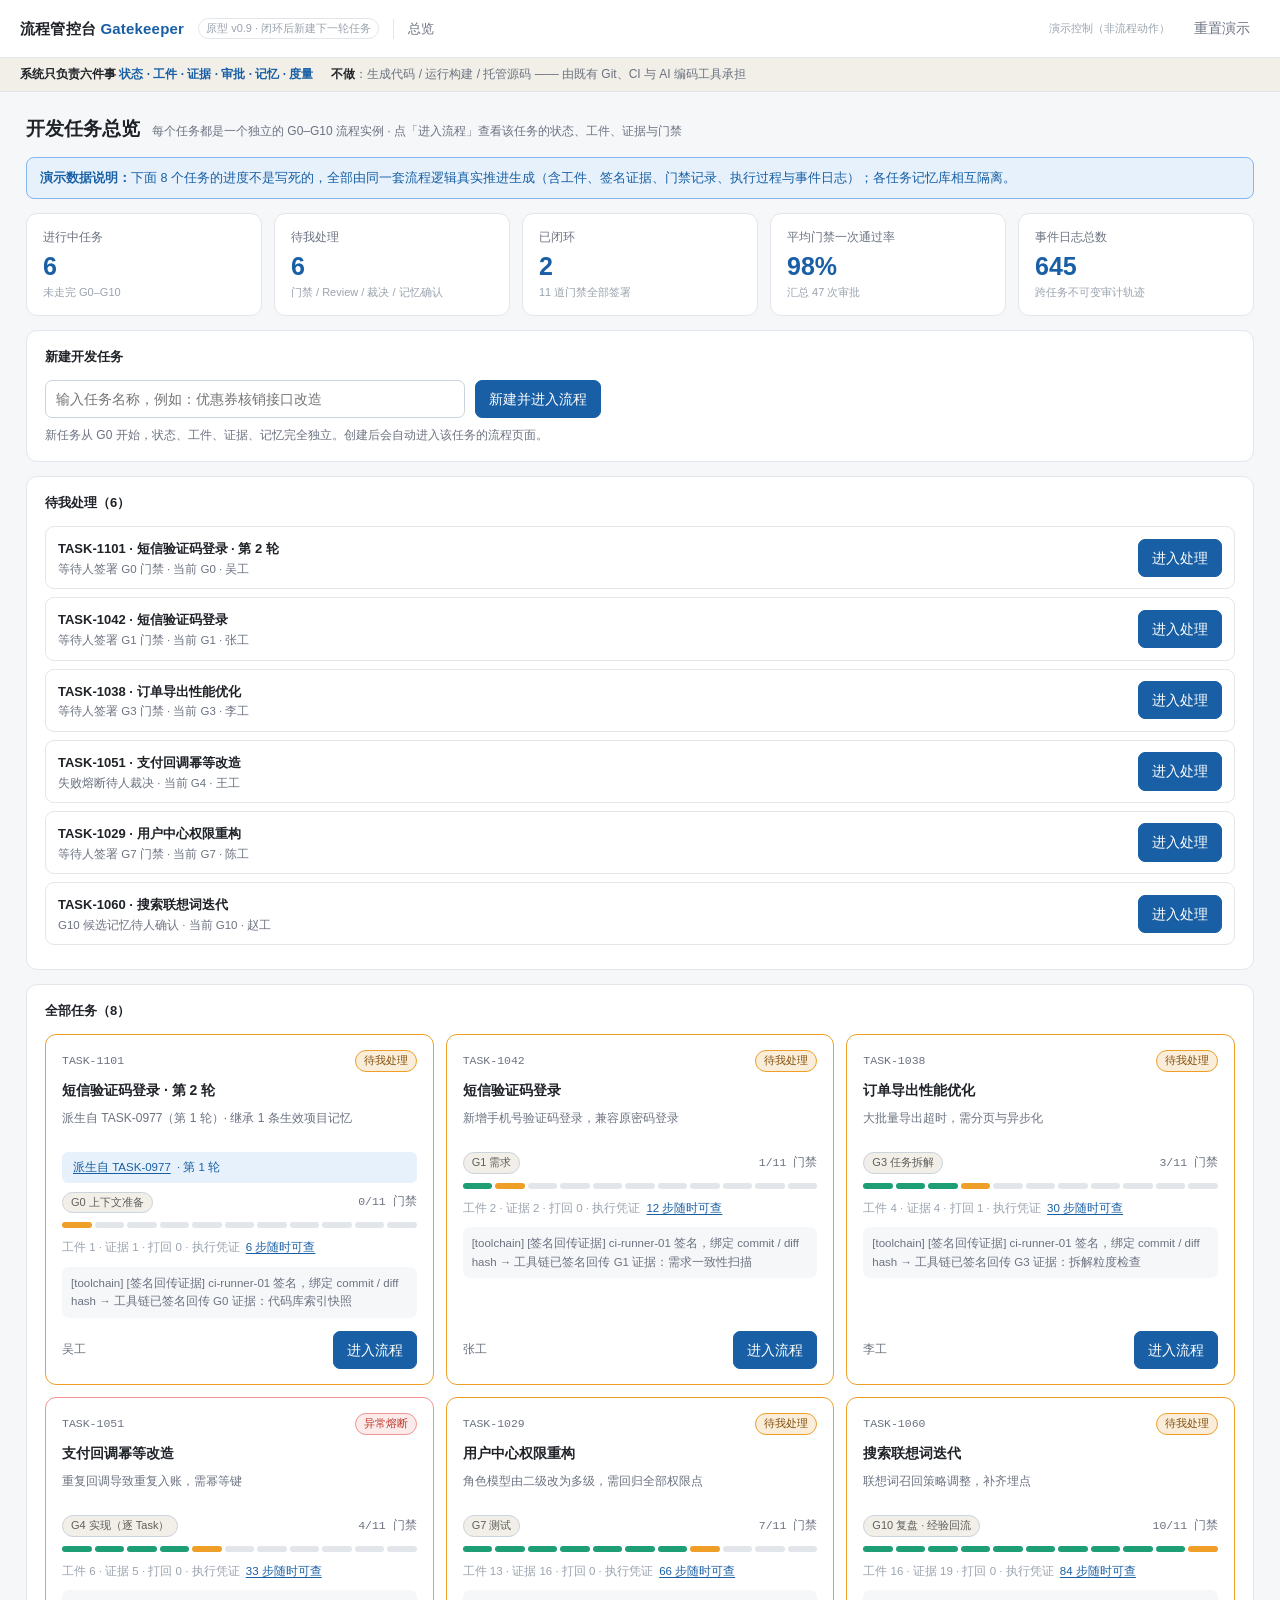
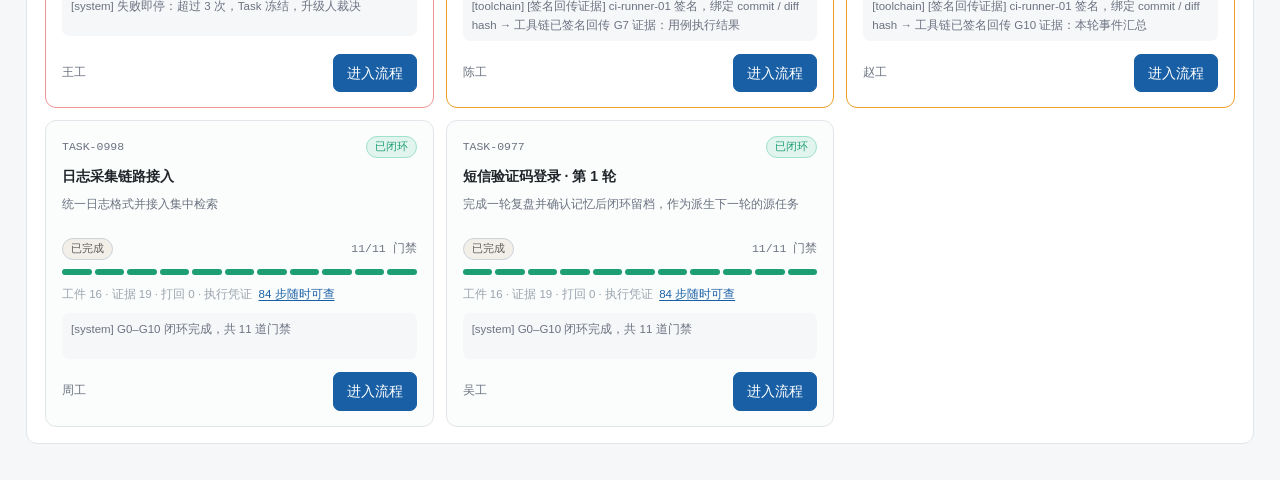
<file: gatekeeper-prototype.html>
<!DOCTYPE html>
<html lang="zh-CN">
<head>
<meta charset="UTF-8">
<meta name="viewport" content="width=device-width, initial-scale=1">
<title>流程管控台 Gatekeeper · 原型 v0.9（闭环后新建下一轮任务）</title>
<style>
:root{
  --bg:#f6f7f9; --surface:#ffffff; --border:#e2e6eb; --border-strong:#cbd3dc;
  --text:#1f2328; --muted:#6b7280; --faint:#9aa3ae;
  --primary:#185FA5; --primary-bg:#E6F1FB; --primary-line:#85B7EB;
  --amber:#854F0B; --amber-bg:#FAEEDA; --amber-line:#EF9F27;
  --green:#1D9E75; --green-bg:#E1F5EE; --green-line:#9FE1CB;
  --red:#C0392B; --red-bg:#FCEBEB; --red-line:#F09595;
  --gray-bg:#F1EFE8;
}
*{box-sizing:border-box}
body{margin:0;background:var(--bg);color:var(--text);font:14px/1.6 -apple-system,BlinkMacSystemFont,"Segoe UI","PingFang SC","Microsoft YaHei",sans-serif}
button{font:inherit;cursor:pointer;border-radius:7px;border:1px solid var(--border-strong);background:var(--surface);color:var(--text);padding:7px 13px;transition:.15s}
button:hover{border-color:var(--primary);color:var(--primary)}
button.primary{background:var(--primary);border-color:var(--primary);color:#fff}
button.primary:hover{background:#0C447C;color:#fff}
button.danger{border-color:var(--red-line);color:var(--red);background:var(--red-bg)}
button.danger:hover{background:#f7d9d9}
button.warn{border-color:var(--amber-line);color:var(--amber);background:var(--amber-bg)}
button.ghost{background:transparent;border-color:transparent;color:var(--muted);padding:5px 9px}
button:disabled{opacity:.38;cursor:not-allowed;border-color:var(--border)}
input,textarea{font:inherit;padding:7px 10px;border:1px solid var(--border-strong);border-radius:7px;background:#fff;color:var(--text);width:100%}
input:focus,textarea:focus{outline:none;border-color:var(--primary)}
.top{height:58px;background:var(--surface);border-bottom:1px solid var(--border);display:flex;align-items:center;gap:14px;padding:0 20px}
.brand{font-size:15px;font-weight:600;letter-spacing:.2px;white-space:nowrap}
.brand span{color:var(--primary)}
.ver{font-size:11px;color:var(--faint);border:1px solid var(--border);padding:1px 7px;border-radius:20px;white-space:nowrap}
.crumb{font-size:12.5px;color:var(--muted);padding-left:14px;border-left:1px solid var(--border);white-space:nowrap;overflow:hidden;text-overflow:ellipsis}
.top .spacer{flex:1}
.top .ctl{font-size:11px;color:var(--faint);white-space:nowrap}
.rolestrip{display:flex;background:var(--surface);border-bottom:1px solid var(--border);padding:0 20px;gap:6px}
.rolestrip button{border:0;border-radius:0;background:transparent;padding:11px 20px;font-size:13px;color:var(--muted);border-bottom:3px solid transparent}
.rolestrip button:hover{color:var(--primary);border-color:transparent}
.rolestrip button.on{color:var(--primary);font-weight:600;border-bottom-color:var(--primary);background:var(--primary-bg)}
.rolestrip .rs-tip{margin-left:auto;align-self:center;font-size:11px;color:var(--faint);text-align:right}
.boundary{background:var(--gray-bg);border-bottom:1px solid var(--border);padding:7px 20px;font-size:12px;color:#5F5E5A;display:flex;gap:18px;flex-wrap:wrap;align-items:center}
.boundary b{color:var(--text);font-weight:600}
.boundary .six{color:var(--primary);font-weight:600}
.boundary .no{color:var(--muted)}
.layout{display:flex;min-height:calc(100vh - 150px)}
.side{width:212px;flex:0 0 212px;background:var(--surface);border-right:1px solid var(--border);padding:16px 12px}
.ws-title{font-size:13px;font-weight:600;margin:0 0 6px 8px;color:var(--primary)}
.duty{font-size:11px;color:var(--muted);line-height:1.65;margin:0 8px 18px;padding:8px 9px;background:var(--bg);border-radius:7px;border:1px solid var(--border)}
.duty b{color:var(--text);font-weight:600}
.side h4{margin:0 0 9px 8px;font-size:11px;color:var(--faint);font-weight:600;letter-spacing:1px}
.nav{display:flex;flex-direction:column;gap:2px;margin-bottom:22px}
.nav button{text-align:left;border:0;background:transparent;padding:8px 10px;border-radius:7px;font-size:13px;color:var(--muted)}
.nav button:hover{background:var(--primary-bg);color:var(--primary)}
.nav button.on{background:var(--primary-bg);color:var(--primary);font-weight:600}
.phase-list{display:flex;flex-direction:column;gap:3px}
.phase-list div{display:flex;align-items:center;gap:8px;font-size:12px;color:var(--faint);padding:3px 8px;border-radius:6px}
.phase-list div .dot{width:9px;height:9px;border-radius:50%;border:1.5px solid var(--border-strong);background:#fff;flex:0 0 9px}
.phase-list div.done{color:var(--green)}
.phase-list div.done .dot{background:var(--green);border-color:var(--green)}
.phase-list div.now{background:var(--amber-bg);color:var(--amber);font-weight:600}
.phase-list div.now .dot{background:var(--amber);border-color:var(--amber)}
.main{flex:1;padding:22px 26px;max-width:1280px;min-width:0;width:100%}
.page-head{display:flex;align-items:baseline;gap:12px;margin-bottom:12px;flex-wrap:wrap}
.page-head h1{font-size:19px;margin:0;font-weight:600}
.page-head p{margin:0;color:var(--muted);font-size:12px}
.nextstep{background:var(--primary-bg);border:1px solid var(--primary-line);border-radius:9px;padding:10px 13px;font-size:12.5px;color:var(--primary);margin-bottom:14px;display:flex;gap:9px;align-items:center;flex-wrap:wrap}
.nextstep .who{font-weight:600;background:#fff;border-radius:20px;padding:1px 10px;border:1px solid var(--primary-line)}
.card{background:var(--surface);border:1px solid var(--border);border-radius:11px;padding:16px 18px;margin-bottom:14px}
.card h2{margin:0 0 4px;font-size:15px;font-weight:600}
.card h3{margin:0 0 12px;font-size:13px;font-weight:600;color:var(--text)}
.card .sub{color:var(--muted);font-size:12px;margin:0 0 12px}
.badge{display:inline-block;font-size:11px;padding:1px 8px;border-radius:20px;background:var(--primary-bg);color:var(--primary);border:1px solid var(--primary-line);vertical-align:middle}
.badge.amber{background:var(--amber-bg);color:var(--amber);border-color:var(--amber-line)}
.badge.green{background:var(--green-bg);color:var(--green);border-color:var(--green-line)}
.badge.red{background:var(--red-bg);color:var(--red);border-color:var(--red-line)}
.badge.gray{background:var(--gray-bg);color:#5F5E5A;border-color:var(--border-strong)}
.hint{font-size:12px;color:var(--muted);margin:8px 0 0;line-height:1.6}
.notice{background:var(--amber-bg);border:1px solid var(--amber-line);border-radius:8px;padding:10px 13px;font-size:12.5px;color:var(--amber);margin-bottom:14px}
.notice.ok{background:var(--green-bg);border-color:var(--green-line);color:var(--green)}
.notice.info{background:var(--primary-bg);border-color:var(--primary-line);color:var(--primary)}
.authbox{border:1px solid var(--border);border-radius:9px;padding:12px 13px;background:var(--surface)}
.authbox.next{background:var(--primary-bg);border-color:var(--primary-line)}
.authsec{font-size:11.5px;color:var(--muted);font-weight:600;margin:10px 0 6px;letter-spacing:.3px}
.todo{list-style:none;margin:0;padding:0;display:flex;flex-direction:column;gap:5px}
.todo li{display:flex;gap:8px;font-size:12.5px;line-height:1.5}
.todo > li > span.mk{flex:0 0 16px;height:16px;border-radius:50%;display:grid;place-items:center;font-size:10px;color:#fff;background:var(--border-strong);margin-top:2px}
.todo > li > span.mk.ck{background:var(--green)}
.todo > li > span.mk.warn2{background:var(--amber-line)}
.todo > li > span.mk.dot2{background:var(--primary-line)}
.todo > li > span.txt{flex:1;min-width:0}
.todo > li > span.txt em{display:block;font-style:normal;font-size:11px;color:var(--muted);margin-top:2px}
.runlist{list-style:none;margin:0;padding:0;display:flex;flex-direction:column;gap:4px}
.runlist li{display:flex;gap:7px;align-items:baseline;font-size:12px;color:var(--muted);line-height:1.45}
.runlist li i{font-style:normal;flex:0 0 18px;color:var(--faint);font-family:ui-monospace,monospace;font-size:10.5px}
.runlist li b{flex:0 0 68px;text-align:center;font-size:10.5px;font-weight:600;color:var(--primary);background:var(--primary-bg);border-radius:20px;padding:1px 0}
.runlist li b.toolchain{color:var(--green);background:var(--green-bg)}
.runlist li b.system{color:var(--muted);background:var(--gray-bg)}
.checks{list-style:none;margin:0;padding:0;display:flex;flex-direction:column;gap:8px}
.checks li{display:flex;gap:10px;align-items:flex-start;padding:9px 11px;border:1px solid var(--border);border-radius:8px;font-size:13px}
.checks li.no{border-color:var(--amber-line);background:#fffcf5}
.checks li.yes{border-color:var(--green-line);background:#f7fdfa}
.checks .mark{width:17px;height:17px;flex:0 0 17px;border-radius:50%;display:grid;place-items:center;font-size:11px;color:#fff;margin-top:2px}
.checks li.yes .mark{background:var(--green)}
.checks li.no .mark{background:var(--amber-line)}
.checks .lbl{flex:1}
.checks .why{display:block;font-size:11.5px;color:var(--muted);margin-top:2px}
.actions{display:flex;gap:9px;flex-wrap:wrap;align-items:center;margin-top:12px}
.actions .why-dis{font-size:11.5px;color:var(--faint)}
.row{display:flex;gap:10px;align-items:center;flex-wrap:wrap}
.grid2{display:grid;grid-template-columns:1fr 1fr;gap:14px}
.grid3{display:grid;grid-template-columns:repeat(3,1fr);gap:12px}
.stats{display:grid;grid-template-columns:repeat(5,1fr);gap:12px;margin-bottom:14px}
.stat{background:var(--surface);border:1px solid var(--border);border-radius:11px;padding:14px 16px}
.stat .k{font-size:12px;color:var(--muted)}
.stat .v{font-size:25px;font-weight:600;color:var(--primary);line-height:1.35;margin-top:3px}
.stat .d{font-size:11px;color:var(--faint)}
.ov-card{background:var(--surface);border:1px solid var(--border);border-radius:11px;padding:15px 16px;display:flex;flex-direction:column;gap:9px}
.ov-card.pending{border-color:var(--amber-line)}
.ov-card.frozen{border-color:var(--red-line)}
.ov-card.finished{background:#fbfdfc}
.ov-card .ttl{font-size:14px;font-weight:600;line-height:1.4}
.ov-card .desc{font-size:12px;color:var(--muted);min-height:34px}
.ov-card .meta{font-size:11.5px;color:var(--faint);line-height:1.6}
.ov-card .last{font-size:11.5px;color:var(--muted);background:var(--bg);border-radius:7px;padding:7px 9px;min-height:46px}
.ov-card .foot{display:flex;justify-content:space-between;align-items:center;gap:8px;margin-top:auto;padding-top:4px}
.mini{display:flex;gap:3px}
.mini span{flex:1;height:6px;border-radius:3px;background:var(--border);display:block}
.mini span.done{background:var(--green)}
.mini span.now{background:var(--amber-line)}
.pending-row{display:flex;justify-content:space-between;align-items:center;gap:12px;padding:10px 12px;border:1px solid var(--border);border-radius:9px;margin-bottom:8px}
.pending-row .pl{flex:1;min-width:0}
.pending-row .pl b{font-size:13px}
.pending-row .pl span{display:block;font-size:11.5px;color:var(--muted)}
table{width:100%;border-collapse:collapse;font-size:12.5px}
th{text-align:left;color:var(--muted);font-weight:500;border-bottom:1px solid var(--border);padding:8px 9px;white-space:nowrap}
td{border-bottom:1px solid var(--border);padding:9px;vertical-align:top}
tr:last-child td{border-bottom:0}
.mono{font-family:ui-monospace,SFMono-Regular,Consolas,monospace;font-size:11.5px;color:var(--muted)}
pre{background:var(--bg);border:1px solid var(--border);border-radius:8px;padding:11px;overflow:auto;font:11.5px/1.55 ui-monospace,SFMono-Regular,Consolas,monospace;color:#3a4149;margin:0}
details summary{cursor:pointer;color:var(--primary);font-size:12px}
.phasegrid{display:grid;grid-template-columns:repeat(11,1fr);gap:5px}
.phasegrid div{border:1px solid var(--border);border-radius:8px;padding:8px 4px;text-align:center;font-size:11px;color:var(--faint);background:var(--surface)}
.phasegrid div .pid{font-weight:600;font-size:12px;display:block}
.phasegrid div.done{background:var(--green-bg);border-color:var(--green-line);color:var(--green)}
.phasegrid div.now{background:var(--amber-bg);border-color:var(--amber-line);color:var(--amber)}
.taskcard{border:1px solid var(--border);border-radius:9px;padding:11px 13px;margin-bottom:9px}
.taskcard.active{border-color:var(--primary-line);background:#f8fbff}
.taskcard.done{border-color:var(--green-line);background:#f7fdfa}
.taskcard.frozen{border-color:var(--red-line);background:#fff8f8}
.steps{display:flex;gap:5px;flex-wrap:wrap;margin:9px 0}
.steps span{font-size:11px;padding:2px 8px;border-radius:20px;background:var(--gray-bg);color:var(--muted)}
.steps span.on{background:var(--green-bg);color:var(--green)}
.log{max-height:520px;overflow:auto}
.log div{display:flex;gap:10px;font-size:12px;padding:6px 0;border-bottom:1px solid var(--border)}
.log .t{color:var(--faint);flex:0 0 62px;font-family:ui-monospace,monospace;font-size:11px}
.log .a{flex:0 0 74px;font-weight:600}
.log .a.ai{color:var(--primary)} .log .a.toolchain{color:var(--green)} .log .a.human{color:var(--amber)} .log .a.system{color:var(--muted)}
.log .d{color:var(--muted);flex:1}
.trace{max-height:420px;overflow:auto}
.tr{display:flex;gap:10px;padding:9px 2px;border-bottom:1px solid var(--border);font-size:12.5px}
.tr:last-child{border-bottom:0}
.tr .tm{color:var(--faint);flex:0 0 62px;font-family:ui-monospace,monospace;font-size:11px;padding-top:2px}
.tr .ac{flex:0 0 74px;font-weight:600}
.tr .ac.ai{color:var(--primary)} .tr .ac.toolchain{color:var(--green)} .tr .ac.system{color:var(--muted)}
.tr .bd{flex:1}
.tr .bd b{font-weight:600}
.tr .dt{font-size:11.5px;color:var(--muted);margin-top:2px;line-height:1.5}
.tr .rs{font-size:11px;color:var(--green);margin-top:2px}
.tr.fail .rs{color:var(--red)}
.tr.cur{background:#f8fbff}
.selfreport{background:var(--gray-bg);border-radius:8px;padding:9px 12px;font-size:12px;color:var(--muted);margin-top:12px}
.selfreport b{color:var(--red)}
.mem{border:1px solid var(--border);border-radius:9px;padding:11px 13px;margin-bottom:9px;display:flex;gap:12px;align-items:flex-start}
.mem .body{flex:1}
.mem .src{font-size:11px;color:var(--faint);margin-top:4px}
.toast{position:fixed;top:14px;left:50%;transform:translateX(-50%);z-index:99;padding:10px 18px;border-radius:9px;font-size:13px;box-shadow:0 6px 24px rgba(0,0,0,.13);max-width:80vw;display:none}
.toast.ok{background:var(--green-bg);border:1px solid var(--green-line);color:var(--green)}
.toast.no{background:var(--red-bg);border:1px solid var(--red-line);color:var(--red)}
.tag6{display:flex;gap:6px;flex-wrap:wrap;margin-top:6px}
.tag6 span{font-size:11px;background:var(--primary-bg);color:var(--primary);border:1px solid var(--primary-line);padding:1px 8px;border-radius:20px}
.ro{font-size:11px;color:var(--faint);border:1px dashed var(--border-strong);border-radius:20px;padding:1px 8px}
/* ---- 执行追溯 / 模拟文件 ---- */
.lnk{display:inline-block;border:0;background:none;color:var(--primary);font-size:11.5px;cursor:pointer;padding:1px 3px;text-decoration:underline;text-underline-offset:2px;white-space:nowrap}
.lnk:hover{color:var(--amber)}
.hl{background:var(--amber-bg)!important}
.chipbar{display:flex;gap:7px;flex-wrap:wrap;align-items:center;margin:10px 0}
.chip{border:1px solid var(--border);background:var(--surface);border-radius:20px;padding:4px 12px;font-size:12px;color:var(--muted);cursor:pointer}
.chip.on{background:var(--primary-bg);border-color:var(--primary-line);color:var(--primary);font-weight:600}
.rcp-wrap{display:grid;grid-template-columns:340px 1fr;gap:14px;align-items:start}
.rcp-list{max-height:660px;overflow:auto;border:1px solid var(--border);border-radius:9px;position:sticky;top:10px}
.rcp-item{display:block;width:100%;text-align:left;border:0;border-bottom:1px solid var(--border);background:var(--surface);padding:9px 11px;cursor:pointer;font-size:12px;line-height:1.5}
.rcp-item:last-child{border-bottom:0}
.rcp-item:hover{background:var(--bg)}
.rcp-item.on{background:var(--primary-bg);border-left:3px solid var(--primary-line);padding-left:8px}
.rcp-item .r1{display:flex;gap:8px;align-items:center;color:var(--faint);font-size:11px;font-family:ui-monospace,monospace}
.rcp-item .r2{font-weight:600;margin-top:2px}
.rcp-item .r3{color:var(--muted);font-size:11px;margin-top:2px;overflow:hidden;text-overflow:ellipsis;white-space:nowrap}
.rcp-detail{border:1px solid var(--border);border-radius:9px;padding:14px 15px;background:var(--surface)}
.sect{font-size:11px;font-weight:600;letter-spacing:.4px;color:var(--muted);margin:14px 0 6px;padding-bottom:4px;border-bottom:1px solid var(--border)}
.sect:first-child{margin-top:0}
.kv{width:100%;font-size:12px;border-collapse:collapse}
.kv td{border-bottom:1px dashed var(--border);padding:5px 7px;vertical-align:top}
.kv td:first-child{color:var(--muted);width:120px;white-space:nowrap}
.kv td:last-child{word-break:break-word}
.minitb{width:100%;font-size:11.5px;border-collapse:collapse;margin-bottom:7px}
.minitb th{font-size:11px;padding:5px 6px;background:var(--bg)}
.minitb td{padding:5px 6px;word-break:break-word}
.filebar{display:flex;gap:10px;align-items:center;flex-wrap:wrap;padding:10px 12px;background:var(--primary-bg);border:1px solid var(--primary-line);border-radius:9px;margin-bottom:12px}
.filebar .fp{font-family:ui-monospace,monospace;font-size:12px;color:var(--primary);font-weight:600}
.fileview{background:var(--bg);border:1px solid var(--border);border-radius:9px;padding:16px 18px;font:12px/1.75 ui-monospace,SFMono-Regular,Consolas,monospace;white-space:pre-wrap;word-break:break-word;color:#3a4149}
.simtag{font-size:11px;color:var(--amber);border:1px dashed var(--amber-line);border-radius:20px;padding:1px 8px}
@media(max-width:1100px){.grid2,.grid3,.stats{grid-template-columns:repeat(2,1fr)}.side{width:170px;flex-basis:170px}.phasegrid{grid-template-columns:repeat(6,1fr)}.rcp-wrap{grid-template-columns:1fr}}
@media(max-width:760px){.grid2,.grid3,.stats{grid-template-columns:1fr}}
</style>
</head>
<body>
<div class="top">
  <div class="brand">流程管控台 <span>Gatekeeper</span></div>
  <div class="ver">原型 v0.9 · 闭环后新建下一轮任务</div>
  <div class="crumb" id="crumb">总览</div>
  <div class="spacer"></div>
  <span class="ctl">演示控制（非流程动作）</span>
  <button class="ghost" id="backBtn" data-act="back" style="display:none">← 返回总览</button>
  <button class="ghost" data-act="reset">重置演示</button>
</div>
<div class="rolestrip" id="rolestrip">
  <button data-view="human">人 · 工作台（可操作）</button>
  <button data-view="ai">AI 执行观测（只读）</button>
  <button data-view="toolchain">工具链观测（只读）</button>
  <span class="rs-tip">系统只给人使用；人的一次判断（批准 / 打回 / Review / 裁决）即授权后续执行，AI 与工具链自动完成，过程与日志在观测区查看</span>
</div>
<div class="boundary">
  <span><b>系统只负责六件事</b> <span class="six">状态 · 工件 · 证据 · 审批 · 记忆 · 度量</span></span>
  <span class="no"><b>不做</b>：生成代码 / 运行构建 / 托管源码 —— 由既有 Git、CI 与 AI 编码工具承担</span>
</div>
<div class="layout">
  <div class="side" id="side">
    <div class="ws-title" id="ws-title"></div>
    <div class="duty" id="duty"></div>
    <h4>本区页面</h4>
    <div class="nav" id="nav"></div>
    <h4>G0–G10 流程进度</h4>
    <div class="phase-list" id="side-phases"></div>
  </div>
  <div class="main" id="main"></div>
</div>
<div class="toast" id="toast"></div>

<script id="gk-logic">
/* ============================================================
   纯逻辑层：不依赖 DOM，可被 Node 自检脚本直接加载执行
   职责边界：只管 状态 / 工件 / 证据 / 审批 / 记忆 / 度量
   主体边界：AI 仅 produce，工具链仅 sign，仅人可 approve / reject / 裁决 / 触发
   多实例：createSeedRoot 用同一套流程逻辑真实推进出多个开发任务，不写死状态
   ============================================================ */
const LOGIC = (() => {
  /* todo / criteria 逐条摘自《AI开发流程设计》2.3 各阶段的「AI 职责 / 产出物 / 门禁」，
     用于生成执行授权单：批准前让人知道下一阶段要做什么、按什么标准才算通过 */
  const PHASES = [
    {id:'G0', name:'上下文准备', seg:'准备', gate:'人确认上下文摘要', ai:'Context Brief 上下文摘要', ev:'代码库索引快照',
      todo:['加载项目记忆：约束、编码规范、历史教训','检索相关代码与文档，输出现状分析','汇总成本次任务的代码位置、既有约定、风险点'],
      criteria:['上下文摘要无遗漏、无误解','人补充的任务背景、动机、边界条件已记录']},
    {id:'G1', name:'需求', seg:'准备', gate:'人批准 PRD · 验收标准逐条可验证', ai:'结构化 PRD + 验收标准', ev:'需求一致性扫描',
      todo:['对模糊需求主动追问澄清','将碎片化描述结构化为 PRD','标注矛盾项与缺失项','把验收标准写成可测试的判据'],
      criteria:['每条验收标准逐条可验证且有明确判据','PRD 经人批准','矛盾项与缺失项已显式标注']},
    {id:'G2', name:'方案', seg:'准备', gate:'人批准 Plan · 与 AC 一一对应', ai:'现状分析 + 多方案 + Plan', ev:'依赖影响分析',
      todo:['先探索代码库，输出现状分析','提出 2~3 个可行方案，含改动面 / 风险 / 工作量对比','给出推荐方案与理由','输出改动文件清单、分步说明、风险清单'],
      criteria:['Plan 与每条验收标准一一对应','改动文件清单与风险清单齐备','方案经人取舍后批准']},
    {id:'G3', name:'任务拆解', seg:'准备', gate:'人确认 Task 清单', ai:'可独立验证的 Task 清单', ev:'拆解粒度检查',
      todo:['把 Plan 拆成有序 Task 清单','每个 Task 写明目标、涉及文件、验证方式','标注 Task 间依赖关系'],
      criteria:['每个 Task 可独立验证，有明确完成判据','Task 覆盖全部验收标准','范围经人确认，剔除过度工程']},
    {id:'G4', name:'实现（逐 Task）', seg:'实现循环', gate:'全部 Diff 通过人 Review', ai:'逐 Task 测试 / 实现 / 变更说明', ev:'红绿测试 · Lint · 越界检测',
      todo:['先写测试（对齐验收标准），产生红阶段证据','再写实现让测试通过','自查编译、Lint、单测全绿','输出 Diff + 变更说明'],
      criteria:['每个 Task 的 Diff 通过人 Review','测试全绿，Lint 无错误','Plan 之外的改动已人工说明','自测失败未超过 N 次上限']},
    {id:'G5', name:'验证', seg:'实现循环', gate:'全量测试通过 · 覆盖率未下降', ai:'验证报告草稿', ev:'全量回归 + 覆盖率 + 静态检查',
      todo:['跑全量回归与静态分析','检查测试覆盖率变化','失败时给出根因诊断与修复建议'],
      criteria:['全量测试通过','无未说明的覆盖率下降','遗留问题已列入验证报告']},
    {id:'G6', name:'评审', seg:'交付', gate:'人批准合入', ai:'AI 预审清单（风格 / bug / 安全）', ev:'静态分析复核',
      todo:['AI 预审风格一致性、命名、潜在 bug、安全问题','输出审查清单，过滤机械性问题'],
      criteria:['人终审业务正确性与架构合理性','审查意见与修订记录齐备后批准合入']},
    {id:'G7', name:'测试', seg:'交付', gate:'验收标准全覆盖且通过', ai:'对齐 AC 的用例矩阵', ev:'用例执行结果',
      todo:['从验收标准生成测试用例矩阵','执行测试并给出结果','区分缺陷 / 环境问题 / 用例错误并附证据'],
      criteria:['验收标准全覆盖且全部通过','关键路径用例充分性经人审查','发布标准经人确认']},
    {id:'G8', name:'发布', seg:'交付', gate:'人签署发布', ai:'Changelog + 发布单', ev:'构建产物校验',
      todo:['生成变更日志 Changelog','预填发布单','监控发布过程指标'],
      criteria:['发布单与 Changelog 齐备','回滚方案明确','人签署发布后才可上线']},
    {id:'G9', name:'运维', seg:'运行改进', gate:'重大操作人批准', ai:'诊断报告 + 处置建议', ev:'告警聚类 + 变更关联',
      todo:['告警聚类与降噪','关联日志、变更记录、代码位置做初步定位','给出修复 / 回滚 / 降级建议'],
      criteria:['重大操作需人批准执行','处置方式由人决策','诊断报告与处置建议已归档']},
    {id:'G10', name:'复盘 · 经验回流', seg:'运行改进', gate:'人确认记忆条目', ai:'候选记忆规则', ev:'本轮事件汇总',
      todo:['归纳本轮人的修正意见与方案调整原因','提炼为规则 / 偏好，生成候选记忆条目'],
      criteria:['人确认哪些教训固化为长期约束','候选条目已确认入库或被否决','下一轮 G0 可加载生效记忆']},
  ];
  const AC_TEMPLATE = [
    {id:'AC-01', text:'用户输入合法手机号后可获取验证码', testable:'调用 /sms/send 返回 200，且 60s 内重复请求仅发送一次'},
    {id:'AC-02', text:'验证码错误时拒绝登录', testable:'提交错误验证码返回 401，且不产生会话记录'},
    {id:'AC-03', text:'同一验证码不可重复使用', testable:'二次提交同一验证码返回 409，首次会话保持有效'},
  ];
  /* Task 清单：每个 Task 粒度 = 可独立验证（《AI开发流程设计》2.3 G3），并显式标注依赖关系。
     deps 声明「必须等哪些 Task 被人 Review 通过后才能开工」的前置依赖。
     同批并发的判据：依赖已满足 + 文件范围互不重叠（否则 Diff 会互相污染）。 */
  const TASK_TEMPLATE = [
    {id:'T1', title:'实现验证码发送与限流', scope:['src/auth/SmsCode.ts','tests/auth/sms.test.ts'], acs:['AC-01'], deps:[],
      verify:'单测：60s 内重复请求被拒', diff:['src/auth/SmsCode.ts','tests/auth/sms.test.ts']},
    {id:'T2', title:'登录接口接入验证码校验', scope:['src/api/login.ts','tests/auth/login.test.ts'], acs:['AC-02','AC-03'], deps:[],
      verify:'单测：错码 401 / 重放 409', diff:['src/api/login.ts','tests/auth/login.test.ts','src/legacy/bridge.js']},
    {id:'T3', title:'会话与错误码统一', scope:['src/auth/AuthService.ts','tests/auth/session.test.ts'], acs:['AC-02'], deps:['T2'],
      verify:'集成测试：失败不产生会话', diff:['src/auth/AuthService.ts','tests/auth/session.test.ts']},
  ];
  const FAIL_LIMIT = 3;

  /* 执行主体登记：原型用模拟适配器代替真实 AI 与 CI。身份必须显式标注「模拟」，不冒充真实接入。 */
  const ACTORS = {
    ai:{id:'agent-ai-01', kind:'ai', name:'AI 编码智能体', runtime:'AI Agent 适配器',
      duty:'加载上下文 / 检索代码库 / 生成结构化产出 / 写测试与实现',
      simulated:true, note:'演示模拟主体：原型不调用真实模型，步骤与结果由流程逻辑模拟生成'},
    toolchain:{id:'ci-runner-01', kind:'toolchain', name:'CI 验证与签名服务', runtime:'ci-runner-01',
      duty:'执行测试 / Lint / 覆盖率 / 一致性扫描 / 越界检测 / 签名回传证据',
      simulated:true, note:'演示模拟主体：签名者与 commit/diff hash 由流程逻辑生成，未接入真实 CI'},
    system:{id:'flow-engine-01', kind:'system', name:'流程管控台编排器', runtime:'本系统状态机',
      duty:'按执行计划移交步骤 / 检出越界并升级人裁决',
      simulated:false, note:'本系统内部编排动作，不属于外部执行者'},
  };
  /* 《AI开发流程设计》2.3 G0：项目记忆 = 约束、编码规范、历史教训 */
  const MEMORY_CATEGORIES = ['约束','编码规范','历史教训'];
  /* 模拟文件：用于演示「人打开 PRD 阅读后再签门禁」的评审动作，不落真实仓库 */
  const FILE_META = {
    G0:{path:'docs/context/Context-Brief.md', kind:'上下文摘要', reviewer:'发起人 / 架构负责人'},
    G1:{path:'docs/prd/PRD-短信验证码登录.md', kind:'需求文档 PRD', reviewer:'产品 / 发起人'},
    G2:{path:'docs/design/Plan-短信验证码登录.md', kind:'实现计划 Plan', reviewer:'架构负责人'},
    G3:{path:'docs/plan/Task-Breakdown.md', kind:'Task 拆解清单', reviewer:'研发负责人'},
    G4:{path:'docs/review/Diff-变更说明.md', kind:'Diff / 变更说明', reviewer:'Reviewer'},
    G5:{path:'docs/qa/验证报告草稿.md', kind:'验证报告', reviewer:'测试负责人'},
    G6:{path:'docs/review/AI预审清单.md', kind:'AI 预审清单', reviewer:'Reviewer'},
    G7:{path:'docs/qa/AC用例矩阵.md', kind:'用例矩阵', reviewer:'测试负责人'},
    G8:{path:'docs/release/CHANGELOG.md', kind:'Changelog / 发布单', reviewer:'发布负责人'},
    G9:{path:'docs/ops/告警诊断报告.md', kind:'运维诊断报告', reviewer:'值班负责人'},
    G10:{path:'docs/retro/候选记忆规则.md', kind:'复盘记录', reviewer:'记忆确认人'},
    test_code:{path:'tests/auth/__task__.test.ts', kind:'测试代码', reviewer:'Reviewer'},
  };
  function byteLen(str){
    let n=0; for(let i=0;i<str.length;i++) n += str.charCodeAt(i)>255?3:1;
    return n;
  }
  /* 由工件的真实结构化数据展开成一份可读的模拟文件；内容不造假来源，明确标注演示 */
  function buildFile(a){
    const meta=FILE_META[a.type]||FILE_META[a.phase]||{path:'docs/产出物.md',kind:'文档',reviewer:'人'};
    const tm=a.title.match(/T\d+/)||['task'];
    const path=meta.path.replace('__task__',tm[0]);
    const ph=PHASES.find(x=>x.id===a.phase)||{name:a.phase,todo:[],criteria:[],gate:''};
    const L=[
      '# '+a.title,'',
      '> 演示模拟文件：由 AI Agent 在本流程中产出，用于模拟人评审时「打开文件阅读 → 回到审批台签字」的动作。',
      '> 非真实仓库文件；正文由该工件的结构化数据展开生成，元信息取自流程状态。','',
      '## 1. 文档元信息','',
      '| 项 | 值 |','| --- | --- |',
      '| 文件路径 | `'+path+'` |',
      '| 文档类型 | '+meta.kind+' |',
      '| 所属阶段 | '+a.phase+' '+ph.name+' |',
      '| 工件 ID | '+a.id+' |',
      '| 版本 | v'+a.version+' |',
      '| 内容哈希 | `'+a.hash+'` |',
      '| 产出者 | '+a.producer+' |',
      '| 建议评审人 | '+meta.reviewer+' |',
      '| 生成时间 | '+new Date(a.ts).toLocaleString('zh-CN')+' |',
      '| 门禁 | '+ph.gate+' |','',
      '## 2. 正文（结构化产出展开）','',
      '```json', JSON.stringify(a.data,null,2), '```','',
      '## 3. 本阶段要做的事','',
    ].concat(ph.todo.length?ph.todo.map(x=>'- '+x):['- （阶段定义未提供）'],[
      '', '## 4. 通过标准 / 评审清单','',
    ]).concat(ph.criteria.length?ph.criteria.map((x,i)=>'- [ ] '+x):['- （阶段定义未提供）'],[
      '', '## 5. 签署','',
      '- 当前状态：等待人在「审批台」签署门禁。',
      '- AI 附带的「已自测全绿」属于自报声明，系统不采信；只有工具链签名并绑定 commit / diff hash 的证据才解锁门禁。',
      '- 本文件为演示模拟产物，不代表真实 Git 仓库内容。','',
    ]);
    const content=L.join('\n');
    return {path, name:path.split('/').pop(), kind:meta.kind, reviewer:meta.reviewer,
      encoding:'utf-8', sizeBytes:byteLen(content), lineCount:L.length, content,
      simulated:true, generatedFrom:'artifact:'+a.id, hash:hash(content)};
  }

  function hash(str){
    let h = 2166136261;
    for(let i=0;i<str.length;i++){ h ^= str.charCodeAt(i); h = Math.imul(h,16777619); }
    return (h>>>0).toString(16).padStart(8,'0').slice(0,8) + 'a3';
  }
  function nid(s,prefix){ return prefix + '-' + String(s.seq++).padStart(3,'0'); }
  function log(s,actor,action,target,detail,extra){
    const e={id:nid(s,'E'), ts:Date.now(), actor, action, target, detail:String(detail||'')};
    if(extra) Object.assign(e,extra);
    s.events.push(e);
    return e.id;
  }
  function deny(s,actor,action,pid){
    log(s,'system','PERMISSION_DENIED',pid,'身份 '+actor+' 尝试 '+action+' 被拒绝：不属于该主体');
    return {ok:false,msg:'权限拒绝：'+action+' 不属于该主体的动作'};
  }
  function createState(round, carried){
    const s = {
      version:1, round:round||1, seq:1, phaseIdx:0,
      artifacts:[], evidences:[], traces:[], acs:[], plan:null, tasks:[], taskIdx:0,
      taskStep:{}, reviewNotes:[], failCount:{}, escalated:{}, outOfScope:{},
      memories:(carried||[]).map(m=>Object.assign({},m)),
      events:[], approvals:[], gateAttempts:{}, gateStatus:{},
      aiSuggestions:0, reworks:0, coverageDrop:false,
      lastAiSubmitAt:null, startedAt:Date.now(), finishedAt:null,
    };
    log(s,'system','ROUND_STARTED','R'+s.round,'第 '+s.round+' 轮流程启动；已继承 '+s.memories.length+' 条生效项目记忆');
    return s;
  }
  function cur(s){ return PHASES[s.phaseIdx] || null; }
  function activeMemory(s){ return s.memories.filter(m=>m.status==='active'); }
  function currentTask(s){ return s.tasks[s.taskIdx] || null; }

  /* ---- G4 内层循环：依赖图 + 批次并发 + 独立评审 ----
     依据《AI开发流程设计》2.3 G3「每个 Task 粒度 = 可独立验证；标注依赖关系」与 G4「Review 每个 Task 的 Diff」。
     并发判据（两条同时成立才可同批并行）：
       ① 依赖已满足：t.deps 里的前置 Task 都已被 Review 通过；
       ② 文件范围不重叠：scope / diff 没有公共文件，否则两个 Task 的 Diff 会互相污染，越界检测也无法归属。
     工具链侧仍按 Task 串行签名：绿测与越界检测都绑定该 Task 自己的 commit / diff hash，
     同一时刻只能有一个 Task 在树上，否则无法判定「是谁的改动让测试变绿」。跨 Task 集成由 G5 全量回归兜底。 */
  function taskById(s,id){ return s.tasks.filter(t=>t.id===id)[0]||null; }
  function taskStepOf(s,t){ return s.taskStep[t.id]||{test:false,red:false,impl:false,green:false,review:'pending',verify:false}; }
  function depsSatisfied(s,t){
    return (t.deps||[]).every(d=>{ const p=taskById(s,d); return !p || (s.taskStep[d]&&s.taskStep[d].review==='ok'); });
  }
  function filesOverlap(a,b){
    const fa=(a.scope||[]).concat(a.diff||[]), fb=(b.scope||[]).concat(b.diff||[]);
    return fa.some(f=>fb.indexOf(f)>=0);
  }
  /* 当前批次：依赖已满足 + 文件互不重叠、且**仍有待执行步骤**的 Task，可并行执行。
     「已产出 Diff 待签字」不等于「执行中」—— 那种 Task 还需要人独立评审，
     若把它排除在批次外，一旦该 Task 熔断被裁决、或需要重跑，就再也生成不出执行计划。 */
  function taskNeedsWork(s,t){
    const st=s.taskStep[t.id];
    if(!st) return true;                                  // 未开工
    if(st.review==='ok') return false;                     // 已签字
    if(st.review==='rejected') return true;                // 被打回，需按意见重做
    if(st.test&&st.red&&st.impl&&st.green) return false;   // 证据齐备，只等人签字
    return true;                                           // 链上还有步骤没跑
  }
  function readyBatch(s){
    const pend=s.tasks.filter(t=>{
      if(s.escalated[t.id]) return false;                   // 已熔断冻结
      if(!taskNeedsWork(s,t)) return false;
      return depsSatisfied(s,t);
    });
    const batch=[];
    pend.forEach(t=>{ if(batch.every(b=>!filesOverlap(b,t))) batch.push(t); });
    return batch;
  }
  /* 批次内所有待执行 Task 的 ID 集合 */
  function batchIds(s){ return readyBatch(s).map(t=>t.id); }
  /* 全部 Task 是否都已签字 —— G4 门禁判据 */
  function allTasksReviewed(s){
    return s.tasks.length>0 && s.tasks.every(t=>s.taskStep[t.id]&&s.taskStep[t.id].review==='ok');
  }
  /* 待人 Review 的 Task（已出 Diff + 绿测 + 越界检测齐备），按依赖顺序返回 */
  function tasksAwaitingReview(s){
    return s.tasks.filter(t=>{
      const st=s.taskStep[t.id]; if(!st) return false;
      if(st.review==='ok') return false;
      if(s.escalated[t.id]) return false;
      if(!st.green||!st.impl) return false;
      return s.evidences.some(e=>e.taskId===t.id&&e.type==='out_of_scope');
    });
  }

  function buildArtifact(s,pid){
    const mem = activeMemory(s);
    switch(pid){
      case 'G0': return {
        title:'Context Brief · 登录验证码改造',
        data:{代码位置:['src/auth/AuthService.ts','src/api/login.ts'], 既有约定:'错误码统一走 ApiError，禁止直接抛字符串',
          风险点:'历史模块 src/legacy/bridge.js 与登录链路耦合，改动需评审',
          已加载项目记忆:mem.map(m=>m.text), 任务背景:'新增短信验证码登录，需兼容原密码登录', 上下文完整性:'人待确认'}
      };
      case 'G1': s.acs = AC_TEMPLATE.map(a=>Object.assign({},a)); return {
        title:'PRD · 短信验证码登录',
        data:{目标:'支持手机号 + 验证码登录', 验收标准:s.acs, 标注缺失项:['未定义海外手机号'], 标注矛盾项:[]}
      };
      case 'G2': s.plan = {
        chosen:'方案 B：复用 AuthService，新增验证码校验层',
        alternatives:[{方案:'A · 重写认证模块', 改动面:'大', 风险:'高', 工作量:'5d'},{方案:'B · 增量校验层', 改动面:'中', 风险:'低', 工作量:'2d'},{方案:'C · 网关侧拦截', 改动面:'小', 风险:'中', 工作量:'3d'}],
        files:['src/auth/AuthService.ts','src/auth/SmsCode.ts','src/api/login.ts'],
        acMap:{'AC-01':'src/auth/SmsCode.ts','AC-02':'src/api/login.ts','AC-03':'src/auth/SmsCode.ts'},
        risks:['限流依赖 Redis 可用性','legacy/bridge.js 为遗留耦合，本次不改']
      }; return {title:'实现计划 Plan · 方案 B', data:s.plan};
      case 'G3': s.tasks = TASK_TEMPLATE.map(t=>Object.assign({},t,{scope:t.scope.slice(),acs:t.acs.slice(),diff:t.diff.slice(),deps:(t.deps||[]).slice()}));
        s.tasks.forEach(t=>{ s.taskStep[t.id]={test:false,red:false,impl:false,green:false,review:'pending',verify:false}; s.failCount[t.id]=0; s.escalated[t.id]=false; });
        return {title:'Task 清单（'+s.tasks.length+' 项，均可独立验证）',
          data:{tasks:s.tasks.map(t=>({id:t.id,目标:t.title,涉及文件:t.scope,验证方式:t.verify,覆盖AC:t.acs,依赖前置:t.deps||[]})),
            依赖关系:s.tasks.map(t=>t.id+(t.deps&&t.deps.length?'←'+t.deps.join('/'):'（无依赖）')).join('，'),
            并发说明:'依赖已满足且改动文件互不重叠的 Task 可同批并行；评审单位是单个 Task，各自独立签字'}};
      case 'G5': return {title:'验证报告草稿', data:{结论:'待工具链证据确认', 范围:'全量回归 + 静态检查 + 覆盖率', 遗留问题:[]}};
      case 'G6': return {title:'AI 预审清单', data:{风格一致性:'通过', 命名:'通过', 潜在bug:'2 处待人工确认', 安全:'未发现高危', 需人终审:['业务正确性','架构合理性']}};
      case 'G7': return {title:'验收标准用例矩阵', data:{matrix:s.acs.map(a=>({AC:a.id, 用例:['正向','边界','异常'], 判据:a.testable})), 覆盖:s.acs.length+'/'+s.acs.length}};
      case 'G8': return {title:'Changelog + 发布单（预填）', data:{版本:'v1.4.0-rc.1', 变更:['新增短信验证码登录','补充限流与重放保护'], 发布单:'待人签署', 回滚方案:'切回 v1.3.9'}};
      case 'G9': return {title:'告警诊断报告 + 处置建议', data:{告警聚类:'/sms/send 超时 12 条 → 1 个事件', 初步定位:'关联本次发布 diff 与 Redis 连接池日志', 建议:['扩容连接池','必要时回滚'], 重大操作:'需人批准'}};
      case 'G10': {
        const notes = s.reviewNotes;
        const texts = notes.length
          ? notes.map(n=>'约束：'+n.pid+' 阶段出现「'+n.reason+'」时，AI 提交前须自行检查并规避')
          : ['约束：本轮无 Review 打回，保留现有 AC 结构化模板与 Plan 文件清单粒度'];
        // 打回后重跑 G10 时按文本去重，避免同一条教训重复生成候选记忆
        const exists=new Set(s.memories.filter(m=>m.round===s.round).map(m=>m.text));
        texts.filter(text=>!exists.has(text)).forEach((text,i)=>s.memories.push({
          id:nid(s,'M'), text,       status:'candidate', source:notes.length?notes[Math.min(i,notes.length-1)].pid+' 打回':'G10 归纳（本轮无打回）',
          category:'历史教训', scope:'全局', hits:0, round:s.round, ts:Date.now()
        }));
        return {title:'候选记忆规则（'+texts.length+' 条）', data:{候选规则:texts, 来源:notes.length?notes.map(n=>n.reason):['本轮事件日志'], 待办:'需人在「记忆确认」页确认入库或撤销'}};
      }
      default: return {title:pid+' 阶段产出', data:{}};
    }
  }
  function buildEvidence(s,pid){
    switch(pid){
      case 'G0': return {代码库文件数:1428, 索引版本:'idx-'+hash(pid+s.round), 结果:'OK'};
      case 'G1': return {验收标准数:s.acs.length, 可测试:s.acs.filter(a=>a.testable).length, 矛盾项:0, 缺失项:1, 结果:'PASS'};
      case 'G2': return {改动面文件:s.plan?s.plan.files.length:0, 方案数:3, 依赖影响:'无新增外部依赖', 结果:'PASS'};
      case 'G3': return {Task数:s.tasks.length, 全部含验证方式:s.tasks.every(t=>t.verify), AC覆盖:['AC-01','AC-02','AC-03'], 结果:'PASS'};
      case 'G5': s.coverageDrop=false; return {全量回归:'1286 passed / 0 failed', 静态检查:'0 error / 0 warning', 覆盖率:'82.1% → 84.3%（未下降）', 结果:'PASS'};
      case 'G6': return {静态分析复核:'0 high / 1 medium', 结果:'PASS'};
      case 'G7': return {用例总数:s.acs.length*3, 通过:s.acs.length*3, 失败:0, AC覆盖:s.acs.length+'/'+s.acs.length, 结果:'PASS'};
      case 'G8': return {产物校验:'sha256 一致', 预发冒烟:'PASS', 结果:'PASS'};
      case 'G9': return {告警聚类:'12 → 1', 变更关联:'v1.4.0-rc.1', 结果:'PASS'};
      case 'G10': return {事件总数:s.events.length, 门禁审批数:s.approvals.length, 打回数:s.reviewNotes.length, 结果:'PASS'};
      default: return {结果:'PASS'};
    }
  }

  function aiSubmit(s,role){
    const p = cur(s);
    if(!p) return {ok:false,msg:'本轮流程已结束，可开启下一轮'};
    if(role!=='ai') return deny(s,role,'提交 AI 产出',p.id);
    if(p.id==='G4') return {ok:false,msg:'G4 是逐 Task 实现循环，由自动执行按 Task 推进'};
    if(s.artifacts.some(a=>a.phase===p.id && a.kind==='ai')) return {ok:false,msg:'该阶段 AI 产出已提交，等待工具链签名与人工审批'};
    const built = buildArtifact(s,p.id);
    const art = {id:nid(s,'A'), phase:p.id, kind:'ai', type:p.ai, title:built.title, version:1,
      hash:hash(p.id+JSON.stringify(built.data)+s.round), producer:'AI Agent', ts:Date.now(), data:built.data,
      selfReport:'已自测全绿（不构成证据）'};
    art.file=buildFile(art);   // 每份产出都登记一份可点开的模拟文件，用于模拟人评审
    s.artifacts.push(art);
    s.aiSuggestions++;
    s.lastAiSubmitAt = Date.now();
    log(s,'ai','ARTIFACT_SUBMITTED',p.id,built.title+' · 附自报声明「已自测全绿」，系统不采信');
    if(p.id==='G10') log(s,'ai','MEMORY_CANDIDATE',p.id,'已生成候选记忆规则，等待人确认');
    return {ok:true,msg:'AI 已提交 '+p.id+' 产出：'+built.title};
  }
  function toolSubmit(s,role){
    const p = cur(s);
    if(!p) return {ok:false,msg:'本轮流程已结束'};
    if(role!=='toolchain') return deny(s,role,'签名回传证据',p.id);
    if(p.id==='G4') return {ok:false,msg:'G4 的证据由实现循环逐 Task 产生'};
    if(s.evidences.some(e=>e.phase===p.id && e.kind==='stage')) return {ok:false,msg:'该阶段证据已由工具链签名回传'};
    const data = buildEvidence(s,p.id);
    const ev = {id:nid(s,'V'), phase:p.id, kind:'stage', type:'stage_evidence', title:p.ev,
      source:'toolchain', signer:'ci-runner-01', commitHash:hash(p.id+s.round+'commit'),
      diffHash:hash(p.id+s.round+'diff'), result:'PASS', ts:Date.now(), data};
    s.evidences.push(ev);
    log(s,'toolchain','EVIDENCE_SIGNED',p.id,p.ev+' · 签名 ci-runner-01 · 绑定 diff '+ev.diffHash);
    return {ok:true,msg:'工具链已签名回传 '+p.id+' 证据：'+p.ev};
  }

  function autoCheck(s){
    const p = cur(s);
    if(!p) return {items:[{label:'本轮流程已完成',ok:true,why:''}],passed:true};
    const hasArt = s.artifacts.some(a=>a.phase===p.id && a.kind==='ai');
    const hasEv = s.evidences.some(e=>e.phase===p.id && e.kind==='stage');
    const items = [];
    if(p.id==='G4'){
      const n=s.tasks.length;
      const ready=allTasksReviewed(s);
      items.push({label:n+' 个 Task 的 Diff 均通过人 Review（可独立评审，不必等前一个）',ok:ready,why:ready?'':'由人在「循环 Review」页逐 Task 签字'});
      const unexplained=s.tasks.some(t=>{const o=s.outOfScope[t.id]; return o && o.files.length && !o.explanation;});
      items.push({label:'无未说明的越界改动',ok:!unexplained,why:unexplained?'Plan 之外的文件改动必须人工填写理由':'自动比对 Diff 文件集 − Plan 改动清单'});
      const frozen=s.tasks.some(t=>s.escalated[t.id]);
      items.push({label:'无未裁决的失败熔断',ok:!frozen,why:frozen?'自测失败超过 '+FAIL_LIMIT+' 次，需人裁决':'失败即停计数正常'});
      const signed=s.tasks.length>0 && s.tasks.every(t=>
        s.evidences.some(e=>e.taskId===t.id && e.type==='verify_green') &&
        s.evidences.some(e=>e.taskId===t.id && e.type==='out_of_scope'));
      items.push({label:'每个 Task 均有工具链签名的绿测与越界检测证据',ok:signed,why:signed?'':'证据只能由工具链签名，AI 自报无效'});
    } else {
      items.push({label:'AI 已提交阶段产出：'+p.ai,ok:hasArt,why:hasArt?'':'由上一道人工授权自动执行完成'});
      items.push({label:'工具链已签名回传证据：'+p.ev,ok:hasEv,why:hasEv?'':'由人工授权后的自动执行完成；AI 自报「全绿」不构成证据'});
    }
    switch(p.id){
      case 'G0': {
        const n = activeMemory(s).length;
        items.push({label:'项目记忆已加载进上下文（当前 '+n+' 条生效）',ok:true,why:n?'G10 回流规则已注入本轮 G0':'首轮暂无历史记忆，G10 后将产生'});
        break;
      }
      case 'G1': items.push({label:'验收标准逐条可测试（≥3 条且含判据）',ok:s.acs.length>=3 && s.acs.every(a=>a.testable),why:'Spec 先行：AC 是后续全部验证的锚点'}); break;
      case 'G2': items.push({label:'Plan 与全部验收标准一一对应',ok:!!s.plan && s.acs.every(a=>!!(s.plan.acMap||{})[a.id]),why:'防止方案偏离需求'}); break;
      case 'G3': {
        const covered = s.acs.length>0 && s.acs.every(a=>s.tasks.some(t=>t.acs.indexOf(a.id)>=0));
        items.push({label:'Task 覆盖全部 AC，且每项有验证方式与文件范围',ok:s.tasks.length>=3 && covered && s.tasks.every(t=>t.verify&&t.scope.length),why:'粒度 = 可独立验证'});
        break;
      }
      case 'G5': items.push({label:'覆盖率未出现未说明的下降',ok:hasEv && !s.coverageDrop,why:'G5 门禁要求全绿且覆盖率不降'}); break;
      case 'G7': items.push({label:'用例矩阵覆盖全部验收标准',ok:hasEv && s.acs.length>0,why:'从 G1 的 AC 自动生成'}); break;
      case 'G10': {
        const pending = s.memories.filter(m=>m.round===s.round && m.status==='candidate').length;
        items.push({label:'候选记忆条目已由人确认（入库或撤销），剩 '+pending+' 条待处理',ok:hasArt && pending===0,why:'由人在「记忆确认」页完成'});
        break;
      }
    }
    return {items,passed:items.every(i=>i.ok)};
  }

  function approve(s,role){
    if(role!=='human'){
      log(s,'system','PERMISSION_DENIED',(cur(s)||{id:'GATE'}).id,'身份 '+role+' 尝试调用 approve 被拒绝：仅人有审批权');
      return {ok:false,msg:'权限拒绝：AI Agent / 工具链不具备 approve 权限（门禁制）'};
    }
    const c = autoCheck(s);
    if(!c.passed) return {ok:false,msg:'门禁未解锁：自动校验仍有 '+c.items.filter(i=>!i.ok).length+' 项未通过，不能审批'};
    const p = cur(s);
    if(!p) return {ok:false,msg:'本轮流程已结束'};
    const attempt = s.gateAttempts[p.id] || 1;
    const dur = s.lastAiSubmitAt ? Date.now()-s.lastAiSubmitAt : 0;
    s.approvals.push({phase:p.id,attempt,ok:true,ts:Date.now(),durationMs:dur});
    s.gateStatus[p.id]='approved';
    log(s,'human','GATE_APPROVED',p.id,p.gate+' · 第 '+attempt+' 次提交即通过 · 审批停留 '+Math.round(dur/1000)+'s');
    s.phaseIdx++;
    if(s.phaseIdx>=PHASES.length){
      s.finishedAt=Date.now();
      log(s,'system','ROUND_FINISHED','R'+s.round,'G0–G10 闭环完成，共 '+s.approvals.length+' 道门禁');
    }
    return {ok:true,msg:p.id+' 已由人签署放行'+(s.finishedAt?' · 本轮闭环完成，可开启下一轮验证记忆回流':'')};
  }
  function reject(s,role,reason){
    if(role!=='human'){
      log(s,'system','PERMISSION_DENIED',(cur(s)||{id:'GATE'}).id,'身份 '+role+' 尝试 reject 被拒绝');
      return {ok:false,msg:'权限拒绝：只有人能打回并裁决'};
    }
    const p = cur(s);
    if(!p) return {ok:false,msg:'本轮流程已结束'};
    const text = String(reason||'').trim();
    if(!text) return {ok:false,msg:'请填写打回意见：它会成为 G10 提炼项目记忆的输入'};
    s.gateAttempts[p.id]=(s.gateAttempts[p.id]||1)+1;
    if(p.id==='G1'||p.id==='G2') s.reworks++;
    s.reviewNotes.push({pid:p.id,reason:text,ts:Date.now()});
    s.artifacts=s.artifacts.filter(a=>!(a.phase===p.id&&a.kind==='ai'));
    s.evidences=s.evidences.filter(e=>!(e.phase===p.id&&e.kind==='stage'));
    if(p.id==='G4'){
      // 打回 G4 门禁 = 全部 Diff 需重新实现并重新 Review，否则重跑计划为空、打回没有实际效果
      s.taskIdx=0;
      s.tasks.forEach(t=>{
        s.taskStep[t.id]={test:false,red:false,impl:false,green:false,review:'pending',verify:false};
        s.failCount[t.id]=0; s.escalated[t.id]=false; delete s.outOfScope[t.id];
      });
      s.evidences=s.evidences.filter(e=>!(e.phase==='G4'&&e.kind==='task'));
      log(s,'system','G4_ROLLED_BACK','G4','门禁整体打回：'+s.tasks.length+' 个 Task 复位，需重新 TDD 与逐 Task Review');
    }
    s.memories.push({id:nid(s,'M'),text:'约束：'+p.id+' 阶段出现「'+text+'」时，AI 提交前须自行检查并规避',
      status:'candidate',source:p.id+' 打回',category:'历史教训',scope:p.id,hits:0,round:s.round,ts:Date.now()});
    log(s,'human','GATE_REJECTED',p.id,'打回意见：'+text+' · 已生成 1 条候选记忆');
    return {ok:true,msg:'已打回 '+p.id+'，意见已记录为候选记忆，已授权 AI 按意见自动重做'};
  }

  /* ---- G4 内层循环：AI 与工具链动作严格按主体拆开 ---- */
  function aiTaskAction(s,role,which,taskId){
    const p=cur(s);
    if(!p||p.id!=='G4') return {ok:false,msg:'仅 G4 实现循环可写测试与实现'};
    if(role!=='ai') return deny(s,role,'产出测试 / 实现代码',p.id);
    const t=taskId?taskById(s,taskId):currentTask(s);
    if(!t) return {ok:false,msg:'所有 Task 已完成'};
    if(s.escalated[t.id]) return {ok:false,msg:'该 Task 已熔断冻结，请人先裁决'};
    const st=s.taskStep[t.id];
    let n=0;
    if((which==='test'||which==='all') && !st.test){
      st.test=true;
      s.artifacts.push({id:nid(s,'A'),phase:'G4',kind:'ai',type:'test_code',title:t.id+' 测试代码（先写测试）',version:1,
        hash:hash(t.id+'test'+s.round),producer:'AI Agent',ts:Date.now(),data:{对齐AC:t.acs,验证方式:t.verify},selfReport:'测试已编写'});
      const ta=s.artifacts[s.artifacts.length-1]; ta.file=buildFile(ta);
      s.aiSuggestions++;
      log(s,'ai','TEST_WRITTEN',t.id,'先写测试 · 对齐 '+t.acs.join(','));
      n++;
      if(which==='test') return {ok:true,msg:t.id+' 已提交测试代码 · 下一步：工具链回传红阶段结果'};
    }
    if(which==='impl'||which==='all'){
      if(!st.red) return {ok:false,msg:'TDD 顺序：需先由工具链回传「红」阶段测试证据，AI 才能写实现'};
      if(!st.impl){
        st.impl=true;
        const out=t.diff.filter(f=>t.scope.indexOf(f)<0);
        s.outOfScope[t.id]={files:out,explanation:''};
        s.artifacts.push({id:nid(s,'A'),phase:'G4',kind:'ai',type:'diff',title:t.id+' 实现 Diff + 变更说明',version:1,
          hash:hash(t.id+JSON.stringify(t.diff)+s.round),producer:'AI Agent',ts:Date.now(),
          data:{目标:t.title,改动文件:t.diff,计划内文件:t.scope,越界文件:out,变更说明:'按 Task 实现'},selfReport:'已自测全绿（不构成证据）'});
        const da=s.artifacts[s.artifacts.length-1]; da.file=buildFile(da);
        s.aiSuggestions++;
        log(s,'ai','DIFF_SUBMITTED',t.id,'提交 Diff · 文件 '+t.diff.length+' 个'+(out.length?' · 检出越界 '+out.join(','):''));
        n++;
      }
    }
    return n?{ok:true,msg:t.id+' 完成 '+n+' 项 AI 动作 · 下一步：工具链回传绿测与越界检测'}
            :{ok:false,msg:'本 Task 的 AI 动作已全部完成，等待其他主体'};
  }
  function toolTaskAction(s,role,which,taskId){
    const p=cur(s);
    if(!p||p.id!=='G4') return {ok:false,msg:'仅 G4 实现循环可回传测试与检测证据'};
    if(role!=='toolchain') return deny(s,role,'签名回传测试 / 检测结果',p.id);
    const t=taskId?taskById(s,taskId):currentTask(s);
    if(!t) return {ok:false,msg:'所有 Task 已完成'};
    if(s.escalated[t.id]) return {ok:false,msg:'该 Task 已熔断冻结，请人先裁决'};
    const st=s.taskStep[t.id],tid=t.id;
    let n=0;
    if((which==='red'||which==='all') && !st.red){
      if(!st.test) return {ok:false,msg:'等待 AI Agent 先写测试'};
      st.red=true;
      s.evidences.push({id:nid(s,'V'),phase:'G4',kind:'task',taskId:tid,type:'verify_red',title:'单测结果：红（预期失败）',
        source:'toolchain',signer:'ci-runner-01',commitHash:hash(tid+'red'+s.round),diffHash:hash(tid+'diff'+s.round),
        result:'FAIL(EXPECTED)',ts:Date.now(),data:{阶段:'TDD 红',失败:'实现尚未存在'}});
      log(s,'toolchain','EVIDENCE_SIGNED',tid,'TDD 红阶段：测试失败（预期）');
      n++;
      if(which==='red') return {ok:true,msg:tid+' 红阶段证据已签名 · 下一步：AI Agent 写实现'};
    }
    if((which==='green'||which==='all') && !st.green){
      if(!st.impl) return {ok:false,msg:'等待 AI Agent 提交实现 Diff'};
      st.green=true;
      s.evidences.push({id:nid(s,'V'),phase:'G4',kind:'task',taskId:tid,type:'verify_green',title:'单测 + Lint：绿',
        source:'toolchain',signer:'ci-runner-01',commitHash:hash(tid+'green'+s.round),diffHash:hash(tid+'diff'+s.round),
        result:'PASS',ts:Date.now(),data:{单测:'通过',Lint:'0 error',耗时:'12.4s'}});
      log(s,'toolchain','EVIDENCE_SIGNED',tid,'TDD 绿阶段：单测与 Lint 全绿');
      n++;
      if(which==='green') return {ok:true,msg:tid+' 绿测证据已签名 · 下一步：越界检测'};
    }
    if(which==='oos'||which==='all'){
      if(!s.evidences.some(e=>e.taskId===tid&&e.type==='out_of_scope')){
        if(!st.green) return {ok:false,msg:'等待绿测证据回传'};
        const out=(s.outOfScope[tid]||{files:[]}).files;
        s.evidences.push({id:nid(s,'V'),phase:'G4',kind:'task',taskId:tid,type:'out_of_scope',title:'越界改动检测报告',
          source:'toolchain',signer:'ci-runner-01',commitHash:hash(tid+'oos'+s.round),diffHash:hash(tid+'diff'+s.round),
          result:out.length?'WARN':'PASS',ts:Date.now(),data:{比对:'Diff 文件集 − Plan 改动清单',越界文件:out,处理:out.length?'需人工填写说明':'无需说明'}});
        log(s,'toolchain','EVIDENCE_SIGNED',tid,out.length?'越界检测：发现 '+out.join(',')+'，需人工说明':'越界检测：无越界改动');
        n++;
      }
    }
    return n?{ok:true,msg:tid+' 完成 '+n+' 项工具链签名 · 下一步：人 Review Diff'}
            :{ok:false,msg:'当前可签名的证据已齐备，等待人 Review'};
  }
  function simulateFail(s,role,taskId){
    const p=cur(s);
    if(!p||p.id!=='G4') return {ok:false,msg:'失败熔断仅作用于 G4 实现循环'};
    if(role!=='toolchain') return deny(s,role,'模拟自测失败',p.id);
    const t=taskId?taskById(s,taskId):currentTask(s);
    if(!t) return {ok:false,msg:'没有进行中的 Task'};
    s.failCount[t.id]=(s.failCount[t.id]||0)+1;
    log(s,'toolchain','SELFTEST_FAILED',t.id,'自测失败第 '+s.failCount[t.id]+' 次（上限 '+FAIL_LIMIT+'）');
    if(s.failCount[t.id]>=FAIL_LIMIT){
      s.escalated[t.id]=true;
      log(s,'system','ESCALATED',t.id,'失败即停：超过 '+FAIL_LIMIT+' 次，Task 冻结，升级人裁决');
      return {ok:true,msg:'失败已达 '+FAIL_LIMIT+' 次，Task 已熔断冻结，请人裁决'};
    }
    return {ok:true,msg:'模拟自测失败 '+s.failCount[t.id]+'/'+FAIL_LIMIT+' 次'};
  }
  function arbitrate(s,role,taskId){
    if(role!=='human') return deny(s,role,'裁决熔断异常','G4');
    const t=taskId?taskById(s,taskId):currentTask(s);
    if(!t) return {ok:false,msg:'没有进行中的 Task'};
    s.escalated[t.id]=false; s.failCount[t.id]=0;
    log(s,'human','HUMAN_ARBITRATION',t.id,'人裁决：重置失败计数，允许继续实现');
    return {ok:true,msg:'人已裁决 '+t.id+'，熔断解除'};
  }
  function explainOutOfScope(s,role,text,taskId){
    if(role!=='human') return deny(s,role,'填写越界改动说明','G4');
    const t=taskId?taskById(s,taskId):currentTask(s);
    if(!t) return {ok:false,msg:'没有进行中的 Task'};
    const o=s.outOfScope[t.id];
    if(!o||!o.files.length) return {ok:false,msg:'当前 Task 没有越界改动'};
    const v=String(text||'').trim();
    if(!v) return {ok:false,msg:'必须填写越界改动的理由'};
    o.explanation=v;
    log(s,'human','OUT_OF_SCOPE_EXPLAINED',t.id,'越界文件 '+o.files.join(',')+' · 人工说明：'+v);
    return {ok:true,msg:t.id+' 越界说明已留痕'};
  }
  /* 独立评审：人可以对**任意**已产出 Diff 的 Task 签字，不必等前一个 Task 走完。
     taskId 缺省时退回当前游标（兼容旧调用），有值时以它为准。
     签字只影响该 Task 自身；G4 门禁要求所有 Task 都签完才解锁。 */
  function reviewTask(s,role,decision,note,taskId){
    if(role!=='human') return deny(s,role,'Review Diff',(cur(s)||{id:'G4'}).id);
    const t=taskId?taskById(s,taskId):currentTask(s);
    if(!t) return {ok:false,msg:'所有 Task 已完成'};
    const st=s.taskStep[t.id];
    if(!st.green||!st.impl) return {ok:false,msg:t.id+' 尚未完成 TDD 与证据回传，请先恢复自动执行'};
    if(s.escalated[t.id]) return {ok:false,msg:t.id+' 已熔断，请先由人裁决'};
    const o=s.outOfScope[t.id];
    if(o&&o.files.length&&!o.explanation&&decision==='ok')
      return {ok:false,msg:t.id+' 越界改动未说明：'+o.files.join(',')+' · 请先填写理由'};
    if(decision==='ok'){
      st.review='ok';
      // 游标只在签字后推进到下一个未签字的 Task；已签字的 Task 记录在 st.review 上，不再依赖游标
      while(s.taskIdx<s.tasks.length&&s.taskStep[s.tasks[s.taskIdx].id]&&s.taskStep[s.tasks[s.taskIdx].id].review==='ok') s.taskIdx++;
      const left=s.tasks.filter(x=>!(s.taskStep[x.id]&&s.taskStep[x.id].review==='ok'));
      log(s,'human','DIFF_REVIEWED',t.id,'Review 通过 · 已签字'+(left.length?' · 另有 '+left.length+' 个 Task 独立待审':''));
      return {ok:true,msg:t.id+' Diff 通过人 Review'+(left.length
        ?' · 还有 '+left.length+' 个 Task 待独立评审（'+left.map(x=>x.id).join('、')+'）'
        :' · 全部 '+s.tasks.length+' 个 Task 已签字，可审批 G4 门禁')};
    }
    const text=String(note||'').trim()||'实现超出 Task 范围';
    st.review='rejected'; st.impl=false; st.green=false;
    s.evidences=s.evidences.filter(e=>!(e.taskId===t.id&&e.type==='out_of_scope'));
    const o2=s.outOfScope[t.id]; if(o2)o2.explanation='';
    s.reviewNotes.push({pid:'G4/'+t.id,reason:text,ts:Date.now()});
    s.memories.push({id:nid(s,'M'),text:'约束：'+t.id+' 出现「'+text+'」时，AI 修订前须自查并规避',status:'candidate',source:'G4/'+t.id+' 打回',category:'历史教训',scope:t.id,hits:0,round:s.round,ts:Date.now()});
    log(s,'human','DIFF_REJECTED',t.id,'打回意见：'+text+' · 已生成候选记忆');
    return {ok:true,msg:t.id+' 已打回，已授权 AI 按意见自动修订'};
  }
  function confirmMemory(s,id,role){
    if(role!=='human') return deny(s,role,'确认记忆入库','G10');
    const m=s.memories.find(x=>x.id===id);
    if(!m) return {ok:false,msg:'未找到该记忆条目'};
    m.status='active';
    log(s,'human','MEMORY_CONFIRMED',m.id,'规则已入库：'+m.text);
    return {ok:true,msg:'已确认入库，下轮 G0 将注入该约束'};
  }
  function revokeMemory(s,id,role){
    if(role!=='human') return deny(s,role,'否决记忆条目','G10');
    const m=s.memories.find(x=>x.id===id);
    if(!m) return {ok:false,msg:'未找到该记忆条目'};
    m.status='revoked';
    log(s,'human','MEMORY_REVOKED',m.id,'规则被否决，不进入项目记忆');
    return {ok:true,msg:'已否决该候选规则'};
  }

  /* ---- 触发后自动执行：生成执行计划并逐步回放 ---- */
  /* G4 批次并发：一个 Task 一条独立的 TDD 链，链内顺序恒定（先测 → 红 → 实现 → 绿 → 越界 → 变更说明）。
     批次内各 Task 的链**交错**执行 = 并行推进：它们改的是互不重叠的文件，互不阻塞。
     每个 Task 的工具链证据独立绑定自己的 commit / diff hash，所以「谁的改动让测试变绿」始终可归属；
     跨 Task 的集成回归由 G5 的全量回归兜底。 */
  function g4TaskChain(s,t){
    const st=s.taskStep[t.id]||{test:false,red:false,impl:false,green:false,review:'pending'};
    const chain=[];
    const add=(actor,step,detail,dur,fn)=>chain.push({actor,step,detail,dur:dur||200,fn:fn||null,taskId:t.id});
    if(!st.test){
      add('ai','分析 Task','读取 '+t.id+' 目标、文件范围与验收标准 '+t.acs.join(',')+'；加载项目记忆 '+activeMemory(s).length+' 条',260);
      add('ai','检索代码库','定位相关实现与既有约定，标记风险点',340);
      add('ai','先写测试','按「'+t.verify+'」生成测试代码',520,'aiTest');
    }
    if(!st.red){
      add('system','移交工具链',t.id+' 测试代码已提交，交由工具链执行',160);
      add('toolchain','执行测试（红）','运行单测：预期失败，确认测试有效',640,'toolRed');
    }
    if(!st.impl){
      // 被打回过 = 按人的意见修订；否则是 TDD 正常流程里的「红已就绪，该写实现」
      if(st.review==='rejected') add('ai','按意见修订实现','读取人打回原因，重新生成实现代码与 Diff',760,'aiImpl');
      else add('ai','写实现并提交 Diff','生成实现代码，输出 '+t.diff.length+' 个改动文件',880,'aiImpl');
    }
    if(!st.green) add('toolchain','单测 + Lint（绿）','单测与 Lint 全绿',680,'toolGreen');
    if(!s.evidences.some(e=>e.taskId===t.id&&e.type==='out_of_scope'))
      add('toolchain','越界改动检测','比对 Diff 文件集 − Plan 改动清单',330,'toolOos');
    if(st.impl||st.green) add('ai','整理变更说明','汇总 Diff、覆盖的验收标准与自报结论（自报不采信）',220);
    const out=(s.outOfScope[t.id]||{files:[]}).files;
    if(out.length&&!s.outOfScope[t.id].explanation) add('system','检出越界改动','需人填写说明：'+out.join(','),140);
    return chain;
  }
  function buildRunPlan(s){
    const p=cur(s);
    if(!p) return [];
    const plan=[];
    const add=(actor,step,detail,dur,fn,taskId)=>plan.push({actor,step,detail,dur:dur||200,fn:fn||null,taskId:taskId||null});
    if(p.id==='G4'){
      const batch=readyBatch(s);
      if(!batch.length) return [];
      // round-robin 交错：批次内各 Task 的链并行推进，但每条链内部顺序不变
      const chains=batch.map(t=>g4TaskChain(s,t));
      const maxLen=Math.max.apply(null,chains.map(c=>c.length).concat([0]));
      for(let i=0;i<maxLen;i++) chains.forEach(c=>{ if(c[i]) plan.push(c[i]); });
      return plan;
    }
    const mem=activeMemory(s).length;
    if(!s.artifacts.some(a=>a.phase===p.id&&a.kind==='ai')){
      add('ai','加载上下文','读取项目记忆 '+mem+' 条 · 加载代码库索引 · 应用既有约定',340);
      add('ai','检索代码库','定位相关文件与历史约束，标记风险点',480);
      add('ai','生成结构化产出','输出 '+p.ai,760,'aiSubmit');
      add('ai','自我检查','对照验收标准逐条自查，附自报「已自测全绿」（系统不采信）',300);
    }
    if(!s.evidences.some(e=>e.phase===p.id&&e.kind==='stage')){
      add('toolchain','执行机器验证','运行测试 / 静态检查 / 覆盖率 / 一致性扫描',700);
      add('toolchain','签名回传证据','ci-runner-01 签名，绑定 commit / diff hash',280,'toolSubmit');
    }
    return plan;
  }
  /* 授权单预览：算出「批准后实际会跑哪几步」，只读，不改状态。
     临时推进 phaseIdx 生成计划后立即还原，供审批人在签字前看清授权范围。 */
  function previewNextRun(s){
    const nx=PHASES[s.phaseIdx+1];
    if(!nx) return [];
    const keep=s.phaseIdx;
    let plan=[];
    try{ s.phaseIdx++; plan=buildRunPlan(s); }
    catch(e){ plan=[]; }
    finally{ s.phaseIdx=keep; }
    return plan;
  }
  /* G4 内层：预览「人签字后将自动跑哪几步」，只读，不改状态。
     批次语义：把**当前待评审**的 Task 临时视为已签字，再算下一批计划，然后还原。
     若当前没有待评审的 Task，则预览的就是仍在执行中的批次的剩余步骤。 */
  function previewNextTaskRun(s){
    if(!cur(s)||cur(s).id!=='G4') return [];
    const sign=tasksAwaitingReview(s).map(t=>t.id);
    const keep=JSON.parse(JSON.stringify(s.taskStep));
    let plan=[];
    try{
      sign.forEach(id=>{ if(s.taskStep[id]) s.taskStep[id].review='ok'; });
      plan=buildRunPlan(s);
    }
    catch(e){ plan=[]; }
    finally{ s.taskStep=keep; }
    return plan;
  }
  /* ---- 执行凭证：AI / 工具链每一步的「谁 / 何时 / 输入 / 怎么加载 / 输出 / 关联」 ----
     所有输入都在执行那一刻从真实状态读取，不硬编码内容；未接入的数据显式标注，不伪造。 */
  function inp(kind,label,source,items,extra){
    return Object.assign({kind,label,source,count:items.length,items},extra||{});
  }
  function memItems(s){
    return activeMemory(s).map(m=>({id:m.id, category:m.category||'未分类', text:m.text,
      source:m.source, scope:m.scope, hits:m.hits||0, round:m.round, status:m.status}));
  }
  function describeStep(s,st,ctx){
    const p=cur(s)||{id:'DONE',name:'已完成',todo:[],criteria:[],gate:'',ai:'',ev:''};
    // 并发执行时每个步骤归属各自的 Task，不依赖全局游标
    const t=st.taskId?taskById(s,st.taskId):currentTask(s), pid=p.id;
    const mem=memItems(s);
    const artOf=phase=>s.artifacts.filter(a=>a.phase===phase&&a.kind==='ai').map(a=>({id:a.id,title:a.title,hash:a.hash,file:a.file?a.file.path:null}));
    const evOf=phase=>s.evidences.filter(e=>e.phase===phase&&e.kind==='stage').map(e=>({id:e.id,title:e.title,result:e.result,diffHash:e.diffHash}));
    const inputs=[inp('phase_def','阶段定义（本步骤的依据）','LOGIC.PHASES['+s.phaseIdx+']',
      [{id:p.id,name:p.name,gate:p.gate,ai:p.ai,ev:p.ev,todo:p.todo,criteria:p.criteria}])];
    const generic={tool:(ACTORS[st.actor]||ACTORS.system).runtime, operation:st.step,
      params:{阶段:pid, 本轮:s.round}, basis:'《AI开发流程设计》2.3 各阶段 AI 职责 / 产出物 / 门禁'};
    let method=generic, note='';

    if(st.step==='加载上下文'||st.step==='分析 Task'){
      inputs.push(inp('project_memory','项目记忆 · 生效条目','S.memories[]',mem,{
        categories:MEMORY_CATEGORIES.map(c=>({name:c, loaded:mem.filter(m=>m.category===c).length,
          note:c==='历史教训'?'由 G10 经验回流产生，本原型真实写入':'属项目基线，本原型未接入外部知识库，不伪造条目'})),
        selector:'status === "active" && round <= S.round', orderBy:'hits DESC, id ASC',
        injectedInto:'Context Brief.已加载项目记忆'}));
      if(s.acs.length) inputs.push(inp('acceptance_criteria','验收标准 AC','S.acs[]',s.acs.map(a=>({id:a.id,text:a.text,testable:a.testable}))));
      if(s.plan&&s.plan.files) inputs.push(inp('plan_files','Plan 改动文件清单','S.plan.files',s.plan.files.map(f=>({path:f}))));
      if(s.tasks.length) inputs.push(inp('tasks','Task 清单','S.tasks[]',s.tasks.map(x=>({id:x.id,title:x.title,scope:x.scope,acs:x.acs,verify:x.verify}))));
      method={tool:'项目记忆加载器 / 上下文注入（演示模拟适配器）',
        operation:'读取生效项目记忆 → 按阶段与命中排序 → 注入本阶段上下文',
        selector:'S.memories[] 中 status="active" 且 round<=当前轮', orderBy:'hits DESC, id ASC',
        injectedInto:'Context Brief.已加载项目记忆',
        params:{阶段:pid, 本轮:s.round, 生效条目数:mem.length, 分类口径:MEMORY_CATEGORIES,
          同时读取:['S.acs[]','S.plan.files','S.tasks[]','LOGIC.PHASES['+s.phaseIdx+']']},
        basis:'《AI开发流程设计》2.3 G0「AI 加载项目记忆（约束、编码规范、历史教训）；检索相关代码与文档」'};
      note='项目记忆按文档分三类；本原型只真实承载「历史教训」（打回与复盘回流），其余两类需接项目基线，故如实显示为 0 条。';
    }else if(st.step==='检索代码库'){
      const brief=s.artifacts.find(a=>a.phase==='G0'&&a.kind==='ai');
      const loc=(brief&&brief.data&&brief.data.代码位置)||(s.plan&&s.plan.files)||(t?t.scope:[]);
      inputs.push(inp('code_locations','代码库索引命中位置',brief?'G0 Context Brief.data.代码位置':(s.plan?'S.plan.files':'S.tasks[].scope'),
        loc.map(f=>({path:f}))));
      if(brief&&brief.data) inputs.push(inp('conventions','既有约定 / 风险点','G0 Context Brief.data',
        [{既有约定:brief.data.既有约定,风险点:brief.data.风险点}]));
      method={tool:'代码库索引检索（演示模拟适配器）',operation:'按阶段范围检索相关文件与既有约定',
        params:{索引版本:'idx-'+hash('G0'+s.round), 命中文件数:loc.length, 阶段:pid},
        basis:'《AI开发流程设计》2.3 G0「检索相关代码与文档」'};
    }else if(st.step==='生成结构化产出'||st.step==='自我检查'){
      inputs.push(inp('target_artifact','本阶段应产出','LOGIC.PHASES['+s.phaseIdx+']',[{type:p.ai,标准:p.criteria}]));
      const prev=s.phaseIdx>0?artOf(PHASES[s.phaseIdx-1].id):[];
      if(prev.length) inputs.push(inp('upstream_artifacts','上游阶段工件（作为输入）','S.artifacts[]',prev));
      if(s.acs.length) inputs.push(inp('acceptance_criteria','验收标准 AC','S.acs[]',s.acs.map(a=>({id:a.id,testable:a.testable}))));
      method={tool:(ACTORS.ai.runtime)+' · 结构化产出生成器',
        operation:st.step==='自我检查'?'对照 AC 逐条自查并附自报声明（系统不采信）':'按阶段定义生成结构化文档并登记模拟文件',
        params:{阶段:pid, 输出类型:p.ai, 上游工件数:prev.length},
        basis:'《AI开发流程设计》2.3 各阶段「AI 职责 / 产出物」'};
      if(st.step==='自我检查') note='AI 自报「已自测全绿」不构成证据，仅作提示；门禁只认工具链签名证据。';
    }else if(st.step==='执行机器验证'||st.step==='签名回传证据'){
      inputs.push(inp('verification_scope','机器验证范围','LOGIC.PHASES['+s.phaseIdx+']',[{证据类型:p.ev,判据:p.criteria}]));
      inputs.push(inp('artifacts_under_test','待验证工件','S.artifacts[]',artOf(pid)));
      if(ctx.newEvs.length) inputs.push(inp('evidence_payload','签名载荷','S.evidences[]（本步新建）',
        ctx.newEvs.map(e=>({id:e.id,result:e.result,commitHash:e.commitHash,diffHash:e.diffHash,data:e.data}))));
      method={tool:'ci-runner-01（演示模拟适配器）',
        operation:st.step==='签名回传证据'?'对验证结果签名，绑定 commit / diff hash 并回传':'运行测试 / 静态检查 / 覆盖率 / 一致性扫描',
        params:{阶段:pid, 签名者:'ci-runner-01', 绑定字段:['commitHash','diffHash','result']},
        basis:'《AI开发流程设计》2.5「AI 自报不算证据，工具链签名并绑定提交」'};
    }else if(st.step==='先写测试'){
      if(t) inputs.push(inp('task','当前 Task（测试依据）','S.tasks[id='+t.id+']',
        [{id:t.id,title:t.title,verify:t.verify,acs:t.acs,scope:t.scope,dependsOn:t.deps||[]}]));
      method={tool:(ACTORS.ai.runtime)+' · 测试生成器',operation:'先写测试并对齐 AC，等待工具链回传「红」',
        params:{TDD阶段:'红前', Task:t?t.id:null},basis:'《AI开发流程设计》2.5 TDD 纪律：先写测试，预期失败'};
    }else if(st.step==='写实现并提交 Diff'||st.step==='按意见修订实现'){
      if(t) inputs.push(inp('task_files','Task 文件范围与本次 Diff','S.tasks[id='+t.id+']',
        [{id:t.id,计划内文件:t.scope,改动文件:t.diff,越界文件:t.diff.filter(f=>t.scope.indexOf(f)<0)}]));
      const notes=s.reviewNotes.filter(n=>n.pid.indexOf('G4')===0);
      if(notes.length) inputs.push(inp('human_feedback','人的打回意见（修订依据）','S.reviewNotes[]',notes.map(n=>({pid:n.pid,reason:n.reason}))));
      const red=s.evidences.filter(e=>e.taskId===(t?t.id:'')&&e.type==='verify_red');
      if(red.length) inputs.push(inp('red_evidence','前置「红」阶段证据','S.evidences[]',red.map(e=>({id:e.id,result:e.result}))));
      method={tool:(ACTORS.ai.runtime)+' · 实现生成器',operation:'依据测试与反馈生成实现代码，输出 Diff + 变更说明',
        params:{Task:t?t.id:null, 改动文件数:t?t.diff.length:0},basis:'《AI开发流程设计》2.3 G4「先写测试 → 再写实现」'};
    }else if(st.step==='执行测试（红）'||st.step==='单测 + Lint（绿）'){
      const tst=s.artifacts.filter(a=>a.phase==='G4'&&a.type==='test_code'&&(!t||a.title.indexOf(t.id)===0));
      inputs.push(inp('test_code','待执行测试代码','S.artifacts[]',tst.map(a=>({id:a.id,title:a.title,hash:a.hash}))));
      if(ctx.newEvs.length) inputs.push(inp('test_result','本次执行结果（工具链签名）','S.evidences[]（本步新建）',
        ctx.newEvs.map(e=>({id:e.id,result:e.result,data:e.data}))));
      method={tool:'ci-runner-01（演示模拟适配器）',operation:'执行单测与 Lint 并签名回传结果',
        params:{TDD阶段:st.step.indexOf('红')>=0?'红（预期失败）':'绿（全绿）', Task:t?t.id:null},
        basis:'《AI开发流程设计》2.5 红绿测试证据由工具链产生'};
    }else if(st.step==='越界改动检测'){
      if(t){
        const out=t.diff.filter(f=>t.scope.indexOf(f)<0);
        inputs.push(inp('diff_vs_plan','Diff 文件集 − Plan 改动清单','S.tasks[].diff / .scope',
          [{计划内:t.scope,本次改动:t.diff,计划外改动:out}]));
      }
      if(ctx.newEvs.length) inputs.push(inp('oos_result','越界检测结果','S.evidences[]（本步新建）',
        ctx.newEvs.map(e=>({id:e.id,result:e.result,data:e.data}))));
      method={tool:'ci-runner-01 · 越界检测器（演示模拟适配器）',operation:'比对改动文件集与计划清单，命中则要求人说明',
        params:{Task:t?t.id:null},basis:'《AI开发流程设计》2.5 越界检测'};
    }else if(st.step==='移交工具链'||st.step==='检出越界改动'||st.step==='整理变更说明'){
      inputs.push(inp('handoff','移交 / 汇总所依据的当前状态','S',
        [{阶段:pid, 本阶段工件数:artOf(pid).length, 本阶段证据数:evOf(pid).length,
          Task:t?t.id:null, 越界:(s.outOfScope[t?t.id:'']||{files:[]}).files}]));
      method={tool:(ACTORS[st.actor]||ACTORS.system).runtime,operation:st.step,
        params:{阶段:pid},basis:'流程编排定义'};
    }else{
      note='该步骤由通用凭证兜底覆盖，确保任何自动动作都有可查记录。';
    }
    if(!ctx.newArts.length&&!ctx.newEvs.length&&!note) note='本步骤为读取 / 分析 / 编排，不产生工件或证据（已显式留痕）。';
    return {inputs,method,note};
  }
  function runStep(s,st){
    const p=cur(s),pid=p?p.id:'G4';
    const beforeArt=new Set(s.artifacts.map(a=>a.id));
    const beforeEv=new Set(s.evidences.map(e=>e.id));
    const startedAt=Date.now();
    let r=null;
    switch(st.fn){
      case 'aiSubmit': r=aiSubmit(s,'ai');break;
      case 'toolSubmit': r=toolSubmit(s,'toolchain');break;
      case 'aiTest': r=aiTaskAction(s,'ai','test',st.taskId);break;
      case 'aiImpl': r=aiTaskAction(s,'ai','impl',st.taskId);break;
      case 'toolRed': r=toolTaskAction(s,'toolchain','red',st.taskId);break;
      case 'toolGreen': r=toolTaskAction(s,'toolchain','green',st.taskId);break;
      case 'toolOos': r=toolTaskAction(s,'toolchain','oos',st.taskId);break;
    }
    const newArts=s.artifacts.filter(a=>!beforeArt.has(a.id));
    const newEvs=s.evidences.filter(e=>!beforeEv.has(e.id));
    const tr={id:nid(s,'TR'),ts:startedAt,actor:st.actor,phase:pid,step:st.step,detail:st.detail,
      durationMs:st.dur,status:(r&&r.ok===false)?'fail':'done',result:r?r.msg:''};
    // 反向关联：工件 / 证据 / 文件都能反查到产生它的那一步
    newArts.forEach(a=>{a.producedBy=tr.id;if(a.file)a.file.producedBy=tr.id;});
    newEvs.forEach(e=>{e.producedBy=tr.id;});
    const desc=describeStep(s,st,{newArts,newEvs,result:r});
    const eventId=log(s,st.actor,'AUTO_STEP',pid,'['+st.step+'] '+st.detail+(r?' → '+r.msg:''),
      {traceId:tr.id, actorId:(ACTORS[st.actor]||ACTORS.system).id, phase:pid});
    const memIds=desc.inputs.filter(i=>i.kind==='project_memory').reduce((n,i)=>n.concat(i.items.map(m=>m.id)),[]);
    tr.receipt={
      schema:'gk.receipt/1',
      who:Object.assign({},ACTORS[st.actor]||ACTORS.system,{stepSeq:s.traces.length+1}),
      when:{startedAt,endedAt:startedAt+(st.dur||0),durationMs:st.dur,clock:'浏览器本地时间'},
      where:{round:s.round,phaseIdx:s.phaseIdx,phase:pid,phaseName:p?p.name:'已完成',
        taskId:st.taskId||null,acIds:s.acs.map(a=>a.id),
        concurrency:st.taskId&&batchIds(s).indexOf(st.taskId)>=0?'本批次并行执行':null},
      what:{step:st.step,detail:st.detail,fn:st.fn||null},
      method:desc.method, inputs:desc.inputs,
      outputs:newArts.map(a=>({kind:'artifact',id:a.id,title:a.title,hash:a.hash,type:a.type,
        file:a.file?a.file.path:null})).concat(newEvs.map(e=>({kind:'evidence',id:e.id,title:e.title,
        result:e.result,signer:e.signer,commitHash:e.commitHash,diffHash:e.diffHash}))),
      note:desc.note,
      refs:{traceId:tr.id,eventId,
        artifactIds:newArts.map(a=>a.id),evidenceIds:newEvs.map(e=>e.id),memoryIds:memIds,
        filePaths:newArts.map(a=>a.file?a.file.path:null).filter(Boolean),
        commitHash:newEvs.length?newEvs[0].commitHash:null,diffHash:newEvs.length?newEvs[0].diffHash:null},
      result:{status:tr.status,message:tr.result},
      simulated:(ACTORS[st.actor]||ACTORS.system).simulated,
    };
    s.traces.push(tr);
    return tr;
  }
  function receiptOk(t){
    const r=t.receipt;
    return !!(r&&r.who&&r.who.id&&r.when&&r.when.startedAt&&r.where&&r.method&&r.method.tool&&
      Array.isArray(r.inputs)&&r.inputs.length&&Array.isArray(r.outputs)&&
      r.refs&&r.refs.traceId===t.id&&r.refs.eventId&&r.result);
  }
  function metrics(s){
    const ap=s.approvals;
    const first=ap.filter(a=>a.attempt===1).length;
    const totalAttempts=ap.length+Object.keys(s.gateAttempts).reduce((n,k)=>n+(s.gateAttempts[k]-1),0);
    const avgDur=ap.length?ap.reduce((n,a)=>n+a.durationMs,0)/ap.length:0;
    const rejected=s.reviewNotes.length;
    const adopted=Math.max(0,s.aiSuggestions-rejected);
    return [
      {key:'门禁一次通过率',value:ap.length?Math.round(first/ap.length*100)+'%':'—',na:!ap.length,desc:'首次提交即通过的门禁 / 已批准门禁。来源：事件日志（真实）'},
      {key:'需求返工率',value:totalAttempts?Math.round(s.reworks/totalAttempts*100)+'%':'—',na:!totalAttempts,desc:'G1/G2 打回次数 / 门禁提交总次数。代理指标，正式口径需接需求系统'},
      {key:'缺陷逃逸率',value:'待接入',na:true,desc:'原型不接入线上工单与缺陷系统 —— 属于边界之外，故留空'},
      {key:'AI 建议采纳率',value:s.aiSuggestions?Math.round(adopted/s.aiSuggestions*100)+'%':'—',na:!s.aiSuggestions,desc:'(AI 产出总数 − 打回次数) / AI 产出总数。代理指标'},
      {key:'人均 Review 耗时',value:ap.length?(avgDur/1000).toFixed(1)+'s':'—',na:!ap.length,desc:'AI 提交 → 人签字的审批停留时长。代理指标，演示环境为秒级'},
      {key:'执行可追溯率',value:s.traces.length?Math.round(s.traces.filter(receiptOk).length/s.traces.length*100)+'%':'—',na:!s.traces.length,
        desc:'带完整凭证（谁 / 何时 / 输入 / 加载方式 / 输出 / 关联）的自动步骤占比。来源：traces（真实）'},
    ];
  }
  function nextRound(s,role){
    if(role!=='human') return deny(s,role,'开启新一轮','G0');
    const carried=activeMemory(s).map(m=>Object.assign({},m,{hits:(m.hits||0)+1}));
    const ns=createState(s.round+1,carried);
    log(ns,'system','MEMORY_INJECTED','G0','下轮 G0 已自动加载 '+carried.length+' 条生效项目记忆');
    return ns;
  }

  /* ---- 闭环后开启下一轮 = 新建一个任务，而不是把当前任务重置 ----
     《AI开发流程设计》2.1：「项目记忆（约束、偏好、历史教训）持久化，跨任务复用」。
     记忆跨任务复用 ⇒ 载体也该跨任务。所以下一轮是**一个新任务实例**（新 ID、
     独立的状态/工件/证据/审批/事件），把已确认入库的生效记忆继承过去；
     原任务保持「已闭环」原样不动，历史工件与审计轨迹完整保留、可随时回查。
     若沿用旧做法（同一 ID 重置 state），第 1 轮的工件与凭证会被覆盖丢失，
     且总览里也看不出「这是一个新任务」。 */
  function createNextTask(root,from,role,opts){
    opts=opts||{};
    if(role!=='human') return deny((from&&from.state)||root,role,'开启下一轮','G0');
    if(!from||!from.state) return {ok:false,msg:'未找到源任务'};
    const carried=activeMemory(from.state).map(m=>Object.assign({},m,{hits:(m.hits||0)+1}));
    const id='TASK-'+(root.nextId++);
    // 默认名：源任务名若已带「· 第 N 轮」标记就不再叠加，否则补上轮次（避免出现「第 1 轮 · 第 2 轮」）
    const rn=from.state.round+1;
    const baseName=opts.name||(/(^|·\s*)第\s*\d+\s*轮/.test(from.name)?from.name:(from.name+' · 第 '+rn+' 轮'));
    const st=createState(from.state.round+1,carried);
    // 血缘：新任务记录自己派生自哪个任务、旧任务记下派生了谁，两头都能反查
    st.parentTaskId=from.id;
    st.parentRound=from.state.round;
    const inst={id,name:baseName,
      desc:(opts.desc||('派生自 '+from.id+'（第 '+from.state.round+' 轮）· 继承 '+carried.length+' 条生效项目记忆')),
      owner:opts.owner||from.owner, createdAt:Date.now(), state:st};
    from.derivedTasks=(from.derivedTasks||[]);
    from.derivedTasks.push(id);
    log(st,'system','MEMORY_INJECTED','G0','新任务 '+id+' 由 '+from.id+' 派生；G0 自动加载 '+carried.length+' 条生效项目记忆');
    log(st,'system','TASK_DERIVED','G0','由 '+from.id+' 闭环后新建 · 源任务保持已闭环留档');
    return {ok:true,msg:'已新建 '+id+'（'+baseName+'）· 继承 '+carried.length+' 条生效项目记忆 · G0 从头开始',instance:inst};
  }

  /* ---- 存档迁移：把旧版本状态补齐到当前数据结构，保留已推进的进度 ----
     v0.8 起 tasks[].deps 表达「前置 Task 签字后才开工」，旧存档里没有这个字段，
     直接读会让 depsSatisfied 判定为「无依赖」，导致本该阻塞的 Task 被并发拉起。
     这里按 TASK_TEMPLATE 的 id 回填依赖，并补齐缺省字段。 */
  function migrateState(s){
    if(!s||!Array.isArray(s.tasks))return s;
    const byId={}; TASK_TEMPLATE.forEach(t=>{byId[t.id]=t;});
    s.tasks.forEach(t=>{
      const ref=byId[t.id];
      if(!Array.isArray(t.deps)) t.deps = ref ? (ref.deps||[]).slice() : [];
      if(!Array.isArray(t.scope)) t.scope=[];
      if(!Array.isArray(t.acs)) t.acs=[];
      if(!Array.isArray(t.diff)) t.diff=[];
    });
    s.taskStep=s.taskStep||{}; s.failCount=s.failCount||{}; s.escalated=s.escalated||{};
    s.outOfScope=s.outOfScope||{}; s.reviewNotes=s.reviewNotes||[];
    s.tasks.forEach(t=>{
      const st=s.taskStep[t.id]=s.taskStep[t.id]||{test:false,red:false,impl:false,green:false,review:'pending',verify:false};
      ['test','red','impl','green','verify'].forEach(k=>{ if(typeof st[k]!=='boolean') st[k]=false; });
      if(!st.review) st.review='pending';
      if(typeof s.failCount[t.id]!=='number') s.failCount[t.id]=0;
      if(typeof s.escalated[t.id]!=='boolean') s.escalated[t.id]=false;
    });
    return s;
  }

  /* ---- 多任务种子：全部用上面的真实流程逻辑推进，不伪造状态 ---- */
  function stepCurrent(s,confirmMem){
    const p=cur(s);
    if(!p)return;
    if(p.id==='G4'){
      // 批次循环：跑完当前批次 → 逐 Task 签字（模拟人已评审）→ 依赖解锁后进入下一批次
      let guard=0;
      while(guard++<20){
        const batch=readyBatch(s);
        if(!batch.length) break;
        buildRunPlan(s).forEach(x=>runStep(s,x));
        // 批次内每个 Task 各自处理越界说明与签字
        let progressed=false;
        batch.forEach(t=>{
          const o=s.outOfScope[t.id];
          if(o&&o.files.length&&!o.explanation) explainOutOfScope(s,'human','遗留耦合模块需同步修正错误码映射',t.id);
          const r=reviewTask(s,'human','ok','',t.id);
          if(r&&r.ok) progressed=true;
        });
        if(!progressed) break;
      }
    }else{
      buildRunPlan(s).forEach(x=>runStep(s,x));
      if(p.id==='G10'&&confirmMem) s.memories.filter(m=>m.status==='candidate').forEach(m=>confirmMemory(s,m.id,'human'));
    }
  }
  function drive(s,untilIdx,leavePending){
    let guard=0;
    while(s.phaseIdx<untilIdx&&guard++<20){
      stepCurrent(s,true);
      if(!approve(s,'human').ok)break;
    }
    if(leavePending&&s.phaseIdx===untilIdx&&cur(s)) stepCurrent(s,false);
  }
  function createSeedRoot(){
    const root={version:2,nextId:1101,instances:[],activeId:null};
    const mk=(id,name,desc,owner,setup)=>{
      const st=createState(1,[]);
      setup(st);
      const inst={id,name,desc,owner,createdAt:Date.now(),state:st};
      root.instances.push(inst);
      return inst;
    };
    const a=mk('TASK-1042','短信验证码登录','新增手机号验证码登录，兼容原密码登录','张工',st=>drive(st,1,true));
    const b=mk('TASK-1038','订单导出性能优化','大批量导出超时，需分页与异步化','李工',st=>{
      stepCurrent(st,true); approve(st,'human');
      stepCurrent(st,true); reject(st,'human','验收标准缺少异常场景判据');
      stepCurrent(st,true); approve(st,'human');
      drive(st,3,true);
    });
    // 支付回调幂等改造：批次并发跑到一半，T2 连续自测失败触发「失败即停」熔断，等待人裁决。
    // 熔断发生在 T2 执行途中（不是事后），所以裁决后确实还有活要继续 —— 与并发模型一致。
    const c=mk('TASK-1051','支付回调幂等改造','重复回调导致重复入账，需幂等键','王工',st=>{
      drive(st,4,false);
      // 只跑到批次中 T2 的红阶段之前，让 T2 停在半途
      const plan=buildRunPlan(st);
      const cut=plan.findIndex(x=>x.taskId==='T2'&&x.fn==='toolRed');
      plan.slice(0,cut<0?plan.length:cut).forEach(x=>runStep(st,x));
      // T2 连续三次自测失败 → 熔断冻结，升级人裁决
      simulateFail(st,'toolchain','T2'); simulateFail(st,'toolchain','T2'); simulateFail(st,'toolchain','T2');
    });
    const d=mk('TASK-1029','用户中心权限重构','角色模型由二级改为多级，需回归全部权限点','陈工',st=>drive(st,7,true));
    const e=mk('TASK-1060','搜索联想词迭代','联想词召回策略调整，补齐埋点','赵工',st=>drive(st,10,true));
    const f=mk('TASK-0998','日志采集链路接入','统一日志格式并接入集中检索','周工',st=>drive(st,11,false));
    // 记忆回流验证（真实两段）：源任务走完一整轮并在 G10 确认记忆 → 闭环留档；
    // 再由它派生一个**新任务**（新 ID、独立状态），新任务 G0 真实加载继承的生效记忆。
    // 这样「加载项目记忆」的凭证里能看到真实条目，而不是伪造基线数据；
    // 同时演示「闭环后新建任务，而不是把当前任务重置重跑」。
    const g=mk('TASK-0977','短信验证码登录 · 第 1 轮','完成一轮复盘并确认记忆后闭环留档，作为派生下一轮的源任务','吴工',st=>{
      drive(st,11,false);
    });
    const g2=createNextTask(root,g,'human',{name:'短信验证码登录 · 第 2 轮'});
    const derived=g2.instance;
    root.instances.unshift(derived);
    // 派生任务的 G0 真实跑起来：加载继承的生效项目记忆并产出 Context Brief
    stepCurrent(derived.state,false);
    root.activeId=a.id;
    return root;
  }
  return {PHASES,ACTORS,MEMORY_CATEGORIES,FAIL_LIMIT,hash,createState,cur,activeMemory,currentTask,autoCheck,aiSubmit,toolSubmit,buildFile,receiptOk,
    approve,reject,aiTaskAction,toolTaskAction,simulateFail,arbitrate,explainOutOfScope,reviewTask,
    confirmMemory,revokeMemory,buildRunPlan,previewNextRun,previewNextTaskRun,runStep,metrics,nextRound,createNextTask,createSeedRoot,log,
    taskById,readyBatch,batchIds,allTasksReviewed,tasksAwaitingReview,depsSatisfied,filesOverlap,g4TaskChain,
    migrateState};
})();
// ---- UI ----
</script>

<script>
(function(){
  const KEY='gatekeeper-prototype-v6';
  const esc=v=>String(v==null?'':v).replace(/[&<>"']/g,c=>({'&':'&amp;','<':'&lt;','>':'&gt;','"':'&quot;',"'":'&#39;'}[c]));
  const fmt=t=>{const d=new Date(t);return String(d.getHours()).padStart(2,'0')+':'+String(d.getMinutes()).padStart(2,'0')+':'+String(d.getSeconds()).padStart(2,'0');};
  const WS={
    human:{title:'人 · 工作台',duty:'<b>系统只向人提供操作</b><br>我的动作：批准（= 授权下一阶段）/ 打回 / Review / 越界说明 / 裁决 / 记忆确认 / 开启下一轮<br><b>随时可查</b>：执行追溯（每步凭证）、模拟文件、全量事件日志',
      tabs:[['desk','审批台'],['receipt','执行追溯'],['review','循环 Review'],['memory','记忆确认'],['state','状态'],['artifacts','工件'],['evidences','证据'],['metrics','度量'],['log','事件日志']]},
    ai:{title:'AI 执行观测',duty:'<b>只读观测区</b><br>展示 AI 被触发后的自动执行过程（模拟）、每步完整凭证、产出的工件与模拟文件、注入的项目记忆。<br><b>本区没有任何流程动作按钮</b>，但每步都可点开凭证与文件查看。',
      tabs:[['trace','执行过程'],['receipt','执行凭证'],['artifacts','AI 工件'],['memory','注入记忆'],['state','流程状态']]},
    toolchain:{title:'工具链观测',duty:'<b>只读观测区</b><br>展示机器验证的执行记录、每步完整凭证与签名证据。<br><b>本区没有任何流程动作按钮</b>，但每步都可点开凭证查看输入与签名载荷。',
      tabs:[['trace','执行记录'],['receipt','执行凭证'],['evidences','签名证据'],['state','流程状态']]},
  };
  let ROOT,S,VIEW='overview',TAB='desk',PLAY=null;
  let RCP_SEL=null,RCP_ACTOR='all',RCP_Q='',RCP_KIND=null,RCP_FOCUS=null,FILE_ID=null;
  function load(){try{const r=localStorage.getItem(KEY);if(r){const x=JSON.parse(r);if(x&&x.version===2&&x.instances&&x.instances.length){
    // v0.8：Task 依赖图为新增字段，对旧存档做结构迁移（保留已推进的进度，不丢用户数据）
    x.instances.forEach(i=>{ if(i.state) LOGIC.migrateState(i.state); });
    return x; }}}catch(e){}return null;}
  ROOT=load()||LOGIC.createSeedRoot();
  function activeInst(){return ROOT.instances.find(i=>i.id===ROOT.activeId)||ROOT.instances[0];}
  function syncCurrent(){const i=ROOT.instances.find(x=>x.id===ROOT.activeId);if(i)i.state=S;}
  function save(){syncCurrent();try{localStorage.setItem(KEY,JSON.stringify(ROOT));}catch(e){}}
  S=activeInst().state;

  let toastTimer;
  function toast(msg,ok){const t=document.getElementById('toast');t.textContent=msg;t.className='toast '+(ok?'ok':'no');t.style.display='block';clearTimeout(toastTimer);toastTimer=setTimeout(()=>t.style.display='none',3400);}
  /* 人的一次判断 = 状态变更 + 对后续自动执行的授权。
     成功且确实还有可自动执行的动作时，直接启动回放，不再要求人补一次「触发」。 */
  function dispatch(fn,autoReason,autoAction){
    const r=fn();toast(r.msg,!!r.ok);
    if(r.ok&&autoReason&&startAutoRun(autoReason,autoAction))return;
    save();render();
  }
  function head(title,desc){return '<div class="page-head"><h1>'+esc(title)+'</h1><p>'+desc+'</p></div>';}
  function ro(){return ' <span class="ro">只读</span>';}

  /* ============ 总览页 ============ */
  function pendingFor(st){
    if(st.finishedAt)return null;
    if(st.tasks&&st.tasks.some&&st.tasks.some(t=>st.escalated[t.id]))return '失败熔断待人裁决';
    // 正常流转不会残留未执行的计划；若出现，说明自动执行被刷新中断，需要人恢复
    if(LOGIC.buildRunPlan(st).length)return '自动执行中断，待人工恢复';
    const p=LOGIC.cur(st);
    if(!p)return null;
    if(p.id==='G10'&&st.memories.some(m=>m.status==='candidate'))return 'G10 候选记忆待人确认';
    if(p.id==='G4'){
      const pend=LOGIC.tasksAwaitingReview(st);
      const frozen=st.tasks.filter(t=>st.escalated[t.id]);
      if(frozen.length) return frozen.map(t=>t.id).join('、')+' 失败熔断待人裁决';
      if(pend.length){
        const need=pend.filter(t=>{const o=st.outOfScope[t.id];return o&&o.files.length&&!o.explanation;});
        if(need.length) return need.map(t=>t.id).join('、')+' 越界改动待人说明';
        return pend.map(t=>t.id).join('、')+(pend.length>1?' 等 '+pend.length+' 个 Task 各自待 Review':' Diff 待人 Review');
      }
      return 'G4 '+st.tasks.length+' 个 Task 已签完，待人批准门禁';
    }
    return LOGIC.autoCheck(st).passed?('等待人签署 '+p.id+' 门禁'):'存在未满足校验项，待人处理';
  }
  function instStatus(st){
    if(st.finishedAt)return ['已闭环','green','finished'];
    if(st.tasks&&st.tasks.some&&st.tasks.some(t=>st.escalated[t.id]))return ['异常熔断','red','frozen'];
    const p=pendingFor(st);
    if(p)return ['待我处理','amber','pending'];
    return ['待自动执行','gray',''];
  }
  function miniProgress(st){
    return '<div class="mini">'+LOGIC.PHASES.map((p,i)=>'<span class="'+(i<st.phaseIdx?'done':i===st.phaseIdx?'now':'')+'"></span>').join('')+'</div>';
  }
  function lastEvent(st){
    const e=st.events[st.events.length-1];
    return e?'['+e.actor+'] '+e.detail:'';
  }
  function overviewPage(){
    const list=ROOT.instances;
    const running=list.filter(i=>!i.state.finishedAt);
    const done=list.filter(i=>i.state.finishedAt);
    const pend=list.filter(i=>pendingFor(i.state));
    const allAp=list.reduce((a,i)=>a.concat(i.state.approvals),[]);
    const once=allAp.length?Math.round(allAp.filter(a=>a.attempt===1).length/allAp.length*100)+'%':'—';
    const evTotal=list.reduce((n,i)=>n+i.state.events.length,0);
    let h=head('开发任务总览','每个任务都是一个独立的 G0–G10 流程实例 · 点「进入流程」查看该任务的状态、工件、证据与门禁');
    h+='<div class="notice info"><b>演示数据说明：</b>下面 '+list.length+' 个任务的进度不是写死的，全部由同一套流程逻辑真实推进生成（含工件、签名证据、门禁记录、执行过程与事件日志）；各任务记忆库相互隔离。</div>';
    h+='<div class="stats">'+
      '<div class="stat"><div class="k">进行中任务</div><div class="v">'+running.length+'</div><div class="d">未走完 G0–G10</div></div>'+
      '<div class="stat"><div class="k">待我处理</div><div class="v">'+pend.length+'</div><div class="d">门禁 / Review / 裁决 / 记忆确认</div></div>'+
      '<div class="stat"><div class="k">已闭环</div><div class="v">'+done.length+'</div><div class="d">11 道门禁全部签署</div></div>'+
      '<div class="stat"><div class="k">平均门禁一次通过率</div><div class="v">'+once+'</div><div class="d">汇总 '+allAp.length+' 次审批</div></div>'+
      '<div class="stat"><div class="k">事件日志总数</div><div class="v">'+evTotal+'</div><div class="d">跨任务不可变审计轨迹</div></div></div>';
    h+='<div class="card"><h3>新建开发任务</h3><div class="row"><input id="new-task-name" placeholder="输入任务名称，例如：优惠券核销接口改造" style="max-width:420px"><button class="primary" data-act="new-task">新建并进入流程</button></div>'+
      '<p class="hint">新任务从 G0 开始，状态、工件、证据、记忆完全独立。创建后会自动进入该任务的流程页面。</p></div>';
    h+='<div class="card"><h3>待我处理（'+pend.length+'）</h3>'+
      (pend.length?pend.map(i=>'<div class="pending-row"><div class="pl"><b>'+esc(i.id)+' · '+esc(i.name)+'</b><span>'+esc(pendingFor(i.state))+' · 当前 '+esc((LOGIC.cur(i.state)||{id:'已完成'}).id)+' · '+esc(i.owner)+'</span></div><button class="primary" data-act="open" data-id="'+esc(i.id)+'">进入处理</button></div>').join(''):'<p class="hint">当前没有等待人处理的任务</p>')+'</div>';
    h+='<div class="card"><h3>全部任务（'+list.length+'）</h3><div class="grid3">'+list.map(i=>{
      const st=i.state,stt=instStatus(st),p=LOGIC.cur(st);
      const last=lastEvent(st);
      return '<div class="ov-card '+stt[2]+'"><div class="row" style="justify-content:space-between"><span class="mono">'+esc(i.id)+'</span><span class="badge '+stt[1]+'">'+stt[0]+'</span></div>'+
        '<div class="ttl">'+esc(i.name)+'</div><div class="desc">'+esc(i.desc)+'</div>'+
        (st.parentTaskId?'<div class="meta" style="padding:5px 8px;background:var(--primary-bg);border-radius:6px;color:var(--primary)"><button class="lnk" data-nav="open-task" data-task="'+esc(st.parentTaskId)+'">派生自 '+esc(st.parentTaskId)+'</button> · 第 '+esc(st.parentRound)+' 轮</div>':'')+
        '<div class="row" style="justify-content:space-between"><span class="badge gray">'+esc(p?p.id+' '+p.name:'已完成')+'</span><span class="mono">'+st.approvals.length+'/11 门禁</span></div>'+
        miniProgress(st)+
        '<div class="meta">工件 '+st.artifacts.length+' · 证据 '+st.evidences.length+' · 打回 '+st.reviewNotes.length+
          ' · 执行凭证 <button class="lnk" data-nav="open-receipt" data-task="'+esc(i.id)+'">'+st.traces.length+' 步随时可查</button></div>'+
        '<div class="last">'+esc(last.slice(0,110))+'</div>'+
        '<div class="foot"><span class="mono">'+esc(i.owner)+'</span><button class="primary" data-act="open" data-id="'+esc(i.id)+'">进入流程</button></div></div>';
    }).join('')+'</div></div>';
    return h;
  }

  /* ============ 单任务流程页 ============ */
  function nextActor(){
    if(PLAY) return {role:'auto',text:'自动执行中 '+PLAY.i+'/'+PLAY.plan.length+' 步，过程与事件日志实时展示'};
    const p=LOGIC.cur(S);
    if(!p) return {role:'human',text:'本轮闭环已完成，由人决定是否开启下一轮'};
    if(p.id==='G4'){
      // 并发模型下不能只看全局游标 currentTask（它可能指向已签字的 Task），
      // 必须按实际待办集合判断：熔断 → 待签字 → 待执行，逐一给出真实提示。
      const frozen=S.tasks.filter(t=>S.escalated[t.id]);
      if(frozen.length) return {role:'human',text:frozen.map(t=>t.id).join('、')+' 已熔断冻结，需要人在「循环 Review」页裁决'};
      const pend=LOGIC.tasksAwaitingReview(S);
      if(pend.length){
        const need=pend.filter(t=>{const o=S.outOfScope[t.id];return o&&o.files.length&&!o.explanation;});
        if(need.length) return {role:'human',text:need.map(t=>t.id).join('、')+' 检出越界改动，需要人在「循环 Review」页填写说明'};
        return {role:'human',text:pend.map(t=>t.id).join('、')+(pend.length>1?' 等 '+pend.length+' 个 Task':'')+' 证据齐备，等待人在「循环 Review」页逐个 Review 签字'};
      }
      const busy=S.tasks.filter(t=>{
        const st=S.taskStep[t.id]||{};
        return !st.test||!st.red||!st.impl||!st.green||!S.evidences.some(e=>e.taskId===t.id&&e.type==='out_of_scope');
      });
      if(busy.length) return {role:'auto',text:busy.map(t=>t.id).join('、')+' 前置动作未完成（正常流转应已自动执行；刷新中断可用「手动触发」恢复）'};
      return {role:'human',text:S.tasks.length+' 个 Task 已全部完成，等待人在「审批台」批准 G4 门禁'};
    }
    const hasArt=S.artifacts.some(a=>a.phase===p.id&&a.kind==='ai');
    const hasEv=S.evidences.some(e=>e.phase===p.id&&e.kind==='stage');
    if(!hasArt||!hasEv) return {role:'auto',text:p.id+' 阶段产出与证据未齐（正常流转应已自动执行；刷新中断可用「手动触发」恢复）'};
    if(p.id==='G10'&&S.memories.some(m=>m.round===S.round&&m.status==='candidate')) return {role:'human',text:'G10 候选记忆等待人在「记忆确认」页确认或否决'};
    if(LOGIC.autoCheck(S).passed) return {role:'human',text:p.id+' 自动校验通过，等待人在「审批台」签署门禁'};
    return {role:'human',text:p.id+' 存在未满足的校验项，等待人处理'};
  }
  function stepBanner(){
    const n=nextActor(),inst=activeInst();
    const crumb='<span class="badge gray">'+esc(inst.id)+' · '+esc(inst.name)+'</span>';
    // 血缘：派生任务标明来自哪个任务，并能一键回到源任务查它已闭环留档的工件与凭证
    // 用 data-nav（查看导航）而非 data-act —— 三个角色视图的追溯页都要求零流程动作按钮
    const lineage=(S.parentTaskId
      ? '<button class="lnk" data-nav="open-task" data-task="'+esc(S.parentTaskId)+'">派生自 '+esc(S.parentTaskId)+'（第 '+esc(S.parentRound)+' 轮）</button>'
      : '')+
      ((inst.derivedTasks&&inst.derivedTasks.length)
        ? '<span class="badge gray">已派生 '+inst.derivedTasks.map(esc).join('、')+'</span>' : '');
    if(n.role==='auto') return '<div class="nextstep">'+crumb+lineage+'<span class="who">待自动执行</span><span>'+linkify(n.text)+'</span><span class="badge gray">系统自动完成</span></div>';
    return '<div class="nextstep">'+crumb+lineage+'<span class="who">待你处理</span><span>'+linkify(n.text)+'</span><span class="badge green">人的动作</span></div>';
  }
  function renderSide(){
    const w=WS[VIEW];
    document.getElementById('ws-title').textContent=w.title;
    document.getElementById('duty').innerHTML=w.duty;
    document.getElementById('nav').innerHTML=w.tabs.map(t=>'<button data-tab="'+t[0]+'" class="'+(TAB===t[0]?'on':'')+'">'+t[1]+'</button>').join('');
    document.getElementById('side-phases').innerHTML=LOGIC.PHASES.map((p,i)=>'<div class="'+(i<S.phaseIdx?'done':i===S.phaseIdx?'now':'')+'"><span class="dot"></span>'+p.id+' '+esc(p.name)+'</div>').join('');
    document.querySelectorAll('#rolestrip button').forEach(b=>b.classList.toggle('on',b.dataset.view===VIEW));
  }
  function runStatus(){return PLAY?'<span class="badge amber">执行中 '+PLAY.i+'/'+PLAY.plan.length+'</span>':'<span class="badge gray">空闲 · 上次授权已执行完毕</span>';}
  function todoList(items,done){
    return '<ul class="todo">'+items.map(x=>'<li><span class="mk '+(done?'ck':'dot2')+'">'+(done?'✓':'·')+'</span><span class="txt">'+linkify(x)+'</span></li>').join('')+'</ul>';
  }
  function checkList(items){
    return '<ul class="todo">'+items.map(i=>'<li><span class="mk '+(i.ok?'ck':'warn2')+'">'+(i.ok?'✓':'!')+'</span><span class="txt">'+linkify(i.label)+
      (!i.ok&&i.why?'<em>'+linkify(i.why)+'</em>':'')+'</span></li>').join('')+'</ul>';
  }
  function runSteps(items,emptyText){
    if(!items.length)return '<p class="hint">'+esc(emptyText||'该阶段没有待自动执行的动作')+'</p>';
    return '<ul class="runlist">'+items.map((x,i)=>'<li><i>'+String(i+1).padStart(2,'0')+'</i><b class="'+esc(x.actor)+'">'+esc(x.actor)+'</b><span>'+esc(x.step)+' · '+esc(x.detail)+'</span></li>').join('')+'</ul>';
  }
  /* 执行授权单：批准前让人知道本阶段做了什么、按什么标准判，以及批准后放出去的是哪一批活 */
  function authCard(){
    const p=LOGIC.cur(S),c=LOGIC.autoCheck(S),nx=LOGIC.PHASES[S.phaseIdx+1]||null;
    const steps=nx?LOGIC.previewNextRun(S):[];
    let h='<div class="card"><h3>执行授权单 · 批准前请确认'+ro()+'</h3>'+
      '<p class="sub">依据《AI开发流程设计》2.3 各阶段「AI 职责 / 产出物 / 门禁」。<b>批准放行 = 确认本阶段达标 + 授权下一阶段自动执行</b>，不再需要单独点触发。</p><div class="grid2">';
    h+='<div class="authbox"><div class="row" style="justify-content:space-between"><b>'+p.id+' '+esc(p.name)+' · 本阶段</b>'+
      '<span class="badge '+(c.passed?'green':'amber')+'">'+(c.passed?'校验通过':'未达标')+'</span></div>'+
      '<div class="authsec">AI 与工具链做了什么（已执行）</div>'+todoList(p.todo,true)+
      '<div class="authsec">本阶段通过标准 · 系统自动校验结果</div>'+checkList(c.items)+'</div>';
    if(nx){
      h+='<div class="authbox next"><div class="row" style="justify-content:space-between"><b>批准后自动启动 · '+nx.id+' '+esc(nx.name)+'</b><span class="badge amber">待授权</span></div>'+
        '<div class="authsec">将要做的事</div>'+todoList(nx.todo,false)+
        '<div class="authsec">什么标准才能通过（下一道门禁判据）</div>'+todoList(nx.criteria,false)+
        '<div class="authsec">系统实际会执行的 '+steps.length+' 步 · 主体分工</div>'+runSteps(steps,'进入该阶段后按 Task 逐项生成执行步骤')+'</div>';
    }else{
      h+='<div class="authbox next"><b>本轮最后一道门禁</b><div class="authsec">批准后 G0–G10 闭环完成，不再启动新阶段；可在「记忆确认」页开启下一轮验证经验回流。</div>'+todoList(p.criteria,false)+'</div>';
    }
    // G4 阶段：批准前要能看清「哪些 Task 已签字、哪些还待签、依赖关系如何」
    if(p.id==='G4'&&S.tasks.length){
      const batch=LOGIC.batchIds(S),pend=LOGIC.tasksAwaitingReview(S);
      const signed=S.tasks.filter(t=>S.taskStep[t.id]&&S.taskStep[t.id].review==='ok').map(t=>t.id);
      const frozen=S.tasks.filter(t=>S.escalated[t.id]).map(t=>t.id);
      h+='<div class="authbox next" style="grid-column:1/-1"><b>G4 逐 Task 签字情况</b>'+
        '<div class="authsec">已签字：'+(signed.length?esc(signed.join('、')):'（无）')+
        ' ｜ 待独立评审：'+(pend.length?esc(pend.map(t=>t.id).join('、')):'（无）')+
        (frozen.length?' ｜ 熔断待裁决：'+esc(frozen.join('、')):'')+'</div>'+
        '<div class="authsec">依赖关系（前置 Task 签字后才开工）</div>'+
        S.tasks.map(t=>('· '+esc(t.id)+' '+(t.deps&&t.deps.length?('依赖 '+esc(t.deps.join('、'))):'无依赖'))).join('<br>')+
        '</div>'+
        (batch.length>1?'<div class="authsec">下一批可并行开工：'+esc(batch.join('、'))+'（依赖已满足且改动文件互不重叠）</div>':'')+
        '</div>';
    }
    h+='<div class="chipbar" style="margin-top:12px"><button class="chip" data-nav="receipt-all" data-actor="all">查看本任务全部执行凭证</button>'+
      '<span class="hint">上面列出的每一步执行后都会生成完整凭证（主体 / 时间 / 输入 / 加载方式 / 输出 / 关联），随时可在「执行追溯」页反查。</span></div>';
    return h+'</div></div>';
  }
  /* G4 签字授权单：批次语义 —— 展示本批各 Task 要做的事、下一批会跑什么、什么标准才能通过 */
  function reviewCard(t){
    const g=LOGIC.PHASES[4],steps=LOGIC.previewNextTaskRun(S);
    const batch=LOGIC.batchIds(S);
    // 人此刻实际面对的是「待评审的 Task 集合」，而不是「下一批可开工的 Task」。
    // 并行时多个 Task 同时待签，验证方式必须逐 Task 列出，
    // 只显示其中一个会被误读成整批共用一条判据。
    const pend=LOGIC.tasksAwaitingReview(S);
    const focus=pend.length?pend.map(x=>x.id):batch;
    const verifySec = focus.length>1
      ? '<div class="authsec">各 Task 的验证方式（各自独立判据）</div>'+
        focus.map(id=>{const b=LOGIC.taskById(S,id);return b?('<div style="margin:3px 0">· <b>'+esc(b.id)+'</b> '+esc(b.title)+' —— '+esc(b.verify)+'</div>'):'';}).join('')
      : '<div class="authsec">本 Task 验证方式：'+esc(t.verify)+'</div>';
    const titleSec = focus.length>1
      ? (pend.length?'本批 '+pend.length+' 个 Task 并行待签：':'本批 '+batch.length+' 个 Task 并行：')+esc(focus.join('、'))
      : t.id+' '+esc(t.title);
    return '<div class="card"><h3>本次签字授权什么'+ro()+'</h3><div class="grid2">'+
      '<div class="authbox"><b>'+esc(titleSec)+'</b>'+
      '<div class="authsec">要做的事</div>'+todoList(g.todo,false)+
      verifySec+
      '<div class="authsec">评审单位：单个 Task —— 各自独立签字，互不阻塞</div></div>'+
      '<div class="authbox next"><b>什么标准才能通过</b>'+todoList(g.criteria,false)+
      '<div class="authsec">签字即授权后续自动执行（'+steps.length+' 步）；打回或裁决同样连带重跑</div>'+
      runSteps(steps,'全部 Task 均已签字，下一步是人在审批台批准 G4 门禁')+'</div>'+
      '</div></div>';
  }
  function triggerButton(label){
    const plan=LOGIC.buildRunPlan(S);
    return '<button class="ghost" data-act="manual-run" '+((PLAY||!plan.length)?'disabled':'')+'>'+esc(label)+'</button>';
  }
  /* 所有人工判断最终都汇到这里：批准 / 打回 / Review / 裁决 / 新建任务各自只点一次，
     后续执行由系统按授权单自动编排，AI 与工具链分工完成。 */
  function startAutoRun(reason,action){
    if(PLAY)return false;
    const plan=LOGIC.buildRunPlan(S);
    if(!plan.length)return false;
    const pid=(LOGIC.cur(S)||{id:'DONE'}).id;
    const nA=plan.filter(x=>x.actor==='ai').length,nT=plan.filter(x=>x.actor==='toolchain').length;
    LOGIC.log(S,'human',action||'AUTO_RUN_AUTHORIZED',pid,
      reason+' · 授权 '+plan.length+' 步自动执行（AI '+nA+' / 工具链 '+nT+' / 系统编排 '+(plan.length-nA-nT)+'）');
    PLAY={plan,i:0};save();render();playTick();
    return true;
  }
  function triggerRun(){
    if(PLAY){toast('正在执行中，请稍候',false);return;}
    if(!startAutoRun('人手动下达执行指令（仅异常恢复）','RUN_TRIGGERED'))
      toast('当前没有可自动执行的动作；正常流转由人工判断自动授权',false);
  }
  function playTick(){
    if(!PLAY)return;
    const st=PLAY.plan[PLAY.i++];
    LOGIC.runStep(S,st);
    save();render();
    if(PLAY.i<PLAY.plan.length){setTimeout(playTick,300);}
    else{const n=PLAY.i;PLAY=null;save();render();toast('自动执行完成：'+n+' 步，过程与事件日志已记录',true);}
  }
  function traceRows(list){
    if(!list.length)return '<p class="hint">尚无执行记录。人在审批台批准 / 打回、在 Review 页签字或裁决后，系统会自动执行并在此逐步展示。</p>';
    const curId=PLAY&&S.traces.length?S.traces[S.traces.length-1].id:null;
    return '<div class="trace">'+list.slice().reverse().map(t=>{
      const who=t.receipt&&t.receipt.who?t.receipt.who.id:'—';
      return '<div class="tr '+(t.status==='fail'?'fail ':'')+(t.id===curId&&PLAY?'cur':'')+'">'+
        '<span class="tm">'+fmt(t.ts)+'</span><span class="ac '+t.actor+'">'+esc(t.actor)+'</span>'+
        '<div class="bd"><b>'+esc(t.step)+'</b> <span class="mono">'+t.durationMs+'ms · '+esc(t.phase)+' · '+esc(who)+'</span> '+
        '<button class="lnk" data-nav="receipt" data-id="'+esc(t.id)+'">凭证</button>'+
        '<div class="dt">'+linkify(t.detail)+'</div>'+(t.result?'<div class="rs">→ '+esc(t.result)+'</div>':'')+'</div></div>';
    }).join('')+'</div>';
  }
  function traceCard(title,actor,limit){
    let list=S.traces.filter(t=>actor==='all'||t.actor===actor||t.actor==='system');
    const full=list.length;
    if(limit)list=list.slice(-limit);
    return '<div class="card"><h3>'+esc(title)+' '+runStatus()+ro()+'</h3>'+
      '<p class="sub">共 '+full+' 条执行记录'+(limit?' · 本卡片显示最近 '+list.length+' 条，全量请在「执行追溯」页查看':'')+'。每步都有可下钻的完整凭证（主体 / 时间 / 输入 / 加载方式 / 输出 / 关联）。</p>'+
      '<div class="chipbar"><button class="chip" data-nav="receipt-all" data-actor="'+esc(actor)+'">打开执行追溯 · 全部 '+full+' 步凭证</button></div>'+
      traceRows(list)+'</div>';
  }
  /* 事件日志一律全量渲染（可滚动），不再截断成「最近 N 条」 */
  function logCard(){
    const ev=S.events.slice().reverse();
    return '<div class="card"><h3>事件日志（本任务全部 '+S.events.length+' 条）'+ro()+'</h3>'+
      '<p class="sub">不可变追加 · 按时间倒序 · 全量展示：触发、AI 产出、工具链签名、审批、打回、熔断、记忆确认都在此留痕，也是度量指标唯一的数据来源。自动执行步骤可点「凭证」下钻到完整执行凭证。</p>'+
      '<div class="log">'+ev.map(e=>'<div class="'+(RCP_FOCUS===e.id?'hl':'')+'" id="ev-'+esc(e.id)+'"><span class="t">'+fmt(e.ts)+'</span><span class="a '+e.actor+'">'+esc(e.actor)+'</span><span class="mono" style="flex:0 0 150px">'+esc(e.action)+'</span><span class="d">'+esc(e.detail)+'</span>'+
        (e.traceId?'<button class="lnk" data-nav="receipt" data-id="'+esc(e.traceId)+'">凭证</button>':'')+'</div>').join('')+'</div></div>';
  }
  /* ---- 跳转入口：全部使用 data-nav（查看导航），不占用 data-act（流程动作） ---- */
  function navLink(label,nav,id){
    return '<button class="lnk" data-nav="'+nav+'"'+(id?' data-id="'+esc(id)+'"':'')+'>'+esc(label)+'</button>';
  }
  /* 产出物名称词典：界面任何地方出现「PRD / Plan / Diff …」这类**产出物名**，
     只要该阶段确实已产出对应文件，就渲染成可跳到模拟文件的链接；没有文件则保持纯文本，不给死链。
     口径：只收录《AI开发流程设计》2.3 各阶段「产出物」栏里的产物名。
     「验收标准」不是独立产物——它是 PRD 内的内容（《AI开发流程设计》G1 产出物 =「结构化 PRD（含验收标准）」），
     故不建链接；「任务拆解」是 G3 阶段名，其产出物为 Task 清单（Task-Breakdown.md），保留跳转。 */
  const FILE_TERMS=[
    {term:'Context Brief',phase:'G0'},{term:'上下文摘要',phase:'G0'},
    {term:'PRD',phase:'G1'},
    {term:'Plan',phase:'G2'},{term:'实现计划',phase:'G2'},
    {term:'Task 清单',phase:'G3'},{term:'任务拆解',phase:'G3'},
    {term:'测试代码',phase:'G4',type:'test_code'},
    {term:'Diff',phase:'G4',type:'diff'},{term:'变更说明',phase:'G4',type:'diff'},
    {term:'验证报告',phase:'G5'},{term:'预审清单',phase:'G6'},
    {term:'用例矩阵',phase:'G7'},{term:'Changelog',phase:'G8'},{term:'发布单',phase:'G8'},
    {term:'诊断报告',phase:'G9'},{term:'候选记忆规则',phase:'G10'},
  ];
  function fileArtifact(t){
    const arts=S.artifacts.filter(a=>a.file&&a.phase===t.phase);
    if(t.type) return arts.find(a=>a.type===t.type)||null;
    return arts.find(a=>a.kind==='ai')||arts[0]||null;
  }
  function linkify(text){
    const s=String(text==null?'':text);
    if(!s) return '';
    const usable=FILE_TERMS.filter(t=>fileArtifact(t));
    if(!usable.length) return esc(s);
    const terms=usable.map(t=>t.term).slice().sort((a,b)=>b.length-a.length);
    const re=new RegExp('('+terms.map(t=>t.replace(/[.*+?^${}()|[\]\\]/g,'\\$&')).join('|')+')','g');
    let out='',last=0,m;
    while((m=re.exec(s))!==null){
      out+=esc(s.slice(last,m.index));
      const t=usable.find(x=>x.term===m[0]),art=t?fileArtifact(t):null;
      out+=art?navLink(m[0],'file',art.id):esc(m[0]);
      last=m.index+m[0].length;
      if(m[0].length===0) re.lastIndex++;
    }
    return out+esc(s.slice(last));
  }
  function kvTable(rows){
    return '<table class="kv">'+rows.map(r=>'<tr><td>'+esc(r[0])+'</td><td>'+r[1]+'</td></tr>').join('')+'</table>';
  }
  function itemsTable(items){
    if(!items||!items.length)return '<p class="hint">（0 条）</p>';
    const keys=[];
    items.forEach(o=>Object.keys(o).forEach(k=>{if(keys.indexOf(k)<0)keys.push(k);}));
    return '<table class="minitb"><tr>'+keys.map(k=>'<th>'+esc(k)+'</th>').join('')+'</tr>'+
      items.map(o=>'<tr>'+keys.map(k=>{
        const v=(o[k]&&typeof o[k]==='object')?esc(JSON.stringify(o[k])):linkify(o[k]);
        return '<td>'+v+'</td>';
      }).join('')+'</tr>').join('')+'</table>';
  }
  function receiptMatches(t){
    if(RCP_KIND==='project_memory'&&!(t.receipt&&t.receipt.inputs.some(i=>i.kind==='project_memory'&&i.count>0)))return false;
    if(RCP_ACTOR!=='all'&&t.actor!==RCP_ACTOR)return false;
    if(RCP_Q){
      const q=RCP_Q.toLowerCase();
      const hay=JSON.stringify({step:t.step,detail:t.detail,phase:t.phase,actor:t.actor,
        who:t.receipt&&t.receipt.who,inputs:t.receipt&&t.receipt.inputs,
        outputs:t.receipt&&t.receipt.outputs,refs:t.receipt&&t.receipt.refs,
        method:t.receipt&&t.receipt.method}).toLowerCase();
      if(hay.indexOf(q)<0)return false;
    }
    return true;
  }
  function receiptDetail(t){
    if(!t)return '<div class="rcp-detail"><p class="hint">没有匹配的凭证，试试清空搜索或切换筛选。</p></div>';
    const r=t.receipt;
    if(!r)return '<div class="rcp-detail"><p class="hint">该步骤未登记凭证（来自旧版本数据）。点右上「重置演示」可生成 v0.6 数据。</p></div>';
    const d=ts=>new Date(ts).toLocaleString('zh-CN');
    let h='<div class="rcp-detail"><div class="row" style="justify-content:space-between"><b>'+esc(r.what.step)+'</b>'+
      '<span class="badge '+(t.status==='fail'?'red':'green')+'">'+esc(r.result.status)+'</span></div>'+
      '<p class="sub">凭证 '+esc(r.refs.traceId)+' · '+esc(r.schema)+' · '+
      (r.simulated?'<span class="simtag">演示模拟执行</span>':'本系统内部编排动作')+'</p>';
    h+='<div class="sect">① 谁做的 · 执行主体</div>'+kvTable([
      ['主体 ID','<span class="mono">'+esc(r.who.id)+'</span>'],
      ['名称 / 类型',esc(r.who.name)+'（'+esc(r.who.kind)+'）'],
      ['运行时',esc(r.who.runtime)],['职责',esc(r.who.duty)],
      ['执行序号','本任务第 '+r.who.stepSeq+' 步'],
      ['模拟标注',esc(r.who.note)],
    ]);
    h+='<div class="sect">② 什么时候</div>'+kvTable([
      ['开始',esc(d(r.when.startedAt))],['结束',esc(d(r.when.endedAt))],
      ['耗时',r.when.durationMs+' ms'],['时钟',esc(r.when.clock)],
    ]);
    h+='<div class="sect">③ 在哪一步 · 上下文</div>'+kvTable([
      ['轮次 / 阶段','第 '+r.where.round+' 轮 · '+esc(r.where.phase)+' '+esc(r.where.phaseName)],
      ['Task',esc(r.where.taskId||'—')],['关联 AC',esc(r.where.acIds.join(', ')||'—')],
      ['动作',esc(r.what.step)],['描述',esc(r.what.detail)],
      ['内部函数',esc(r.what.fn||'（无状态变更，读取 / 编排类动作）')],
    ]);
    h+='<div class="sect">④ 如何加载 / 如何执行</div>'+kvTable(Object.keys(r.method).map(k=>{
      const v=r.method[k]; return [k,esc(typeof v==='object'?JSON.stringify(v):v)];
    }));
    h+='<div class="sect">⑤ 输入了什么 · 逐条可查</div>';
    r.inputs.forEach(i=>{
      h+='<div style="margin:9px 0 4px"><b>'+linkify(i.label)+'</b> <span class="mono">'+esc(i.kind)+' · 来源 '+esc(i.source)+' · '+i.count+' 条</span></div>';
      if(i.categories) h+='<p class="hint">分类口径（《AI开发流程设计》2.3 G0）：'+i.categories.map(c=>esc(c.name)+' '+c.loaded+' 条（'+esc(c.note)+'）').join('；')+'</p>';
      if(i.selector) h+='<p class="hint">过滤 '+esc(i.selector)+' · 排序 '+esc(i.orderBy||'—')+' · 注入 '+esc(i.injectedInto||'—')+'</p>';
      if(i.kind==='phase_def'&&i.items.length&&i.items[0]&&i.items[0].ai)
        h+='<p class="hint">本阶段产出物：'+linkify(i.items[0].ai)+' ｜ 机器证据：'+linkify(i.items[0].ev)+' ｜ 门禁判据：'+linkify(i.items[0].gate)+'</p>';
      h+=itemsTable(i.items);
    });
    h+='<div class="sect">⑥ 产出了什么 · 可跳转到文件 / 工件 / 证据</div>';
    if(r.outputs.length){
      h+='<table class="minitb"><tr><th>类型</th><th>ID / 标题</th><th>哈希或结果</th><th>跳转</th></tr>'+r.outputs.map(o=>'<tr>'+
        '<td>'+esc(o.kind)+'</td><td>'+esc(o.id)+' · '+linkify(o.title)+'</td>'+
        '<td class="mono">'+esc(o.hash||o.result||'')+'</td><td>'+
        (o.kind==='artifact'?(navLink('打开文件','file',o.id)+navLink('工件库','artifact',o.id)):navLink('证据库','evidence',o.id))+
        '</td></tr>').join('')+'</table>';
    }else h+='<p class="hint">'+esc(r.note||'本步骤不产生工件或证据（已显式留痕，非遗漏）。')+'</p>';
    h+='<div class="sect">⑦ 关联与反查</div>'+kvTable([
      ['事件日志',esc(r.refs.eventId)+' '+navLink('定位该事件','event',r.refs.eventId)],
      ['工件 ID',esc(r.refs.artifactIds.join(', ')||'—')],
      ['证据 ID',esc(r.refs.evidenceIds.join(', ')||'—')],
      ['项目记忆 ID',esc(r.refs.memoryIds.join(', ')||'—')+(r.refs.memoryIds.length?' '+navLink('查看注入记忆','memory'):'')],
      ['模拟文件路径',esc(r.refs.filePaths.join(', ')||'—')],
      ['commit / diff hash','<span class="mono">'+esc(r.refs.commitHash||'—')+' / '+esc(r.refs.diffHash||'—')+'</span>'],
    ]);
    h+='<div class="sect">⑧ 结果</div>'+kvTable([['状态',esc(r.result.status)],['返回信息',esc(r.result.message||'—')],
      ['说明',esc(r.note||'—')]]);
    h+='<div class="sect">⑨ 原始凭证 JSON（完整留痕）</div><details><summary>展开全文</summary><pre style="margin-top:8px">'+esc(JSON.stringify(r,null,2))+'</pre></details>';
    return h+'</div>';
  }
  function receiptPage(){
    const human=VIEW==='human';
    const all=S.traces.filter(receiptMatches);
    const sel=all.find(t=>t.id===RCP_SEL)||all[0]||null;
    const ok=S.traces.filter(t=>LOGIC.receiptOk(t)).length;
    let h=head(human?'执行追溯':'执行凭证（只读）',
      'AI / 工具链每一步的完整凭证 · 谁 / 何时 / 输入了什么 / 如何加载 / 产出什么 / 如何反查'+(human?'':ro()))+stepBanner();
    h+='<div class="notice info"><b>可追溯覆盖率 '+ok+' / '+S.traces.length+' 步'+(S.traces.length?'（'+Math.round(ok/S.traces.length*100)+'%）':'')+'：</b>'+
      '凭证由执行当时的真实状态快照生成，不是事后补写；输入明细（含项目记忆逐条 ID / 文本 / 来源 / 范围 / 命中次数）、加载规则、输出引用与事件 ID 全部可查。'+
      '未接入的项目基线如实标注 0 条，不伪造条目。</div>';
    h+='<div class="card"><div class="chipbar">'+
      [['all','全部'],['ai','AI'],['toolchain','工具链'],['system','系统']].map(x=>
        '<button class="chip '+(RCP_ACTOR===x[0]?'on':'')+'" data-nav="filter" data-actor="'+x[0]+'">'+x[1]+'</button>').join('')+
      '<input id="rcp-q" placeholder="搜索：步骤 / 主体 / 记忆条目 / 文件路径 / 工件 ID …" value="'+esc(RCP_Q)+'" style="max-width:330px">'+
      '<button class="chip" data-nav="quick-memory">项目记忆加载凭证</button>'+
      (RCP_KIND?'<button class="chip on" data-nav="filter" data-actor="all">已精确筛选：真正加载了记忆的步骤 ×</button>':'')+
      '<span class="mono">命中 '+all.length+' / '+S.traces.length+' 步</span>'+
      (RCP_Q?navLink('清空搜索','clear-q'):'')+'</div>';
    h+='<div class="rcp-wrap"><div class="rcp-list">'+(all.length?all.slice().reverse().map(t=>{
      const who=t.receipt&&t.receipt.who?t.receipt.who.id:'—';
      return '<button class="rcp-item '+(sel&&t.id===sel.id?'on':'')+'" data-nav="receipt" data-id="'+esc(t.id)+'">'+
        '<span class="r1">'+fmt(t.ts)+' · '+esc(t.phase)+' · '+esc(who)+'</span>'+
        '<span class="r2">'+esc(t.step)+'</span>'+
        '<span class="r3">'+esc(t.actor)+' · '+esc(String(t.detail).slice(0,58))+'</span></button>';
    }).join(''):'<p class="hint" style="padding:12px">没有匹配的凭证</p>')+'</div>'+receiptDetail(sel)+'</div></div>';
    return h;
  }
  /* 模拟文件预览：复现「评审人打开 PRD 阅读 → 回到审批台签字」的动作 */
  function hFile(){
    const a=S.artifacts.find(x=>x.id===FILE_ID)||S.artifacts.find(x=>x.file);
    if(!a||!a.file)return head('文件预览','演示模拟文件'+ro())+'<div class="card"><p class="hint">没有可打开的文件。请先到「工件库」选择一份产出。</p></div>';
    const f=a.file,p=LOGIC.cur(S);
    let h=head('文件预览 · '+f.name,'模拟文件 · 用于演练评审人「打开文件阅读 → 回到审批台签字」的动作')+stepBanner();
    h+='<div class="filebar"><span class="fp">'+esc(f.path)+'</span><span class="simtag">演示模拟文件 · 非真实仓库文件</span>'+
      '<span class="mono">'+esc(f.kind)+' · '+esc(f.encoding)+' · '+f.sizeBytes+' bytes · '+f.lineCount+' 行</span>'+
      navLink('返回审批台','desk')+(a.producedBy?navLink('产生该文件的执行凭证','receipt',a.producedBy):'')+'</div>';
    h+='<div class="grid2"><div class="card"><h3>文件元信息'+ro()+'</h3>'+kvTable([
      ['文件路径','<span class="mono">'+esc(f.path)+'</span>'],['文档类型',esc(f.kind)],
      ['建议评审人',esc(f.reviewer)],['内容哈希','<span class="mono">'+esc(f.hash)+'</span>'],
      ['字节 / 行数',f.sizeBytes+' bytes / '+f.lineCount+' 行'],
      ['生成自','<span class="mono">'+esc(f.generatedFrom)+'</span>'],
      ['模拟标注','由工件结构化数据展开生成，不写入真实仓库'],
    ])+'</div><div class="card"><h3>关联工件与门禁'+ro()+'</h3>'+kvTable([
      ['工件',esc(a.id)+' · '+linkify(a.title)],['阶段',esc(a.phase)],
      ['版本 / 哈希','v'+a.version+' · <span class="mono">'+esc(a.hash)+'</span>'],
      ['产出者',esc(a.producer)],['产生步骤',a.producedBy?esc(a.producedBy)+' '+navLink('查看凭证','receipt',a.producedBy):'—'],
      ['门禁',esc((LOGIC.PHASES.find(x=>x.id===a.phase)||{gate:'—'}).gate)],
      ['AI 自报','<span style="color:var(--red)">'+esc(a.selfReport||'—')+'</span>（不采信）'],
    ])+'</div></div>';
    h+='<div class="card"><h3>文件内容 · 全量可滚动'+ro()+'</h3><div class="fileview">'+esc(f.content)+'</div></div>';
    if(p&&a.phase===p.id&&LOGIC.autoCheck(S).passed){
      h+='<div class="card"><h3>模拟评审动作 · 阅读后签署门禁</h3>'+
        '<p class="sub">这就是评审时人的动作：打开 PRD / Plan / 验证报告阅读内容，然后批准或打回。一次批准即授权下一阶段自动执行。</p>'+
        '<div class="actions"><button class="primary" data-act="approve" '+(PLAY?'disabled':'')+'>批准放行并授权下一阶段</button>'+
        '<button class="danger" data-act="reject" '+(PLAY?'disabled':'')+'>打回</button></div>'+
        '<div class="row" style="margin-top:10px"><input id="reject-reason" placeholder="打回意见（必填）· 会在 G10 被提炼为项目记忆" style="max-width:520px"></div></div>';
    }else{
      h+='<div class="card"><h3>评审状态'+ro()+'</h3><p class="hint">'+
        (p&&a.phase===p.id?'当前阶段自动校验尚未全部通过，门禁锁定，请回审批台查看未达标项。':
          '该文件属于 '+esc(a.phase)+' 阶段，当前门禁不在该阶段；可回审批台继续流程。')+'</p></div>';
    }
    return h;
  }
  /* Task 卡片：显示每个 Task 的依赖、所在批次与独立评审状态。
     「可并行」= 依赖已满足且与批内其它 Task 文件不重叠；「待依赖」= 前置 Task 尚未签字。 */
  function taskStatusOf(x){
    const st=S.taskStep[x.id]||{};
    if(st.review==='ok') return {k:'done',label:'已签字',cls:'green'};
    if(S.escalated[x.id]) return {k:'frozen',label:'熔断待裁决',cls:'red'};
    if(!LOGIC.depsSatisfied(S,x)) return {k:'blocked',label:'等待依赖 '+x.deps.join('/'),cls:'gray'};
    if(st.test&&st.red&&st.impl&&st.green) return {k:'review',label:'待独立评审',cls:'amber'};
    if(st.review==='rejected') return {k:'redo',label:'打回待重做',cls:'amber'};
    if(st.test||st.red||st.impl) return {k:'running',label:'本批次执行中',cls:'amber'};
    return {k:'ready',label:'可开工',cls:'gray'};
  }
  function taskCards(){
    const batch=LOGIC.batchIds(S);
    return '<div class="grid3">'+S.tasks.map((x)=>{
      const st=S.taskStep[x.id]||{},o=S.outOfScope[x.id]||{files:[]};
      const ts=taskStatusOf(x);
      const cls=ts.k==='done'?'done':(ts.k==='frozen'?'frozen':(ts.k==='running'||ts.k==='review'?'active':''));
      const inBatch=batch.indexOf(x.id)>=0;
      const steps=[['测试',st.test],['红',st.red],['实现',st.impl],['绿',st.green],['越界检测',S.evidences.some(e=>e.taskId===x.id&&e.type==='out_of_scope')],['Review',st.review==='ok']];
      return '<div class="taskcard '+cls+'"><div class="row"><b>'+x.id+'</b> '+esc(x.title)+' <span class="badge '+ts.cls+'">'+esc(ts.label)+'</span></div>'+
        '<div class="steps">'+steps.map(z=>'<span class="'+(z[1]?'on':'')+'">'+z[0]+(z[1]?' ✓':'')+'</span>').join('')+'</div>'+
        '<div class="mono">计划内：'+esc(x.scope.join(', '))+'</div>'+
        '<div class="mono">依赖：'+(x.deps&&x.deps.length?esc(x.deps.join(', '))+'（前置签字后才开工）':'无 · 可与同批 Task 并行')+
          (inBatch?' · <b>本批次并行</b>':'')+'</div>'+
        (o.files.length?'<div class="notice" style="margin:8px 0 0;padding:7px 10px">越界：'+esc(o.files.join(', '))+(o.explanation?'<br>已说明：'+esc(o.explanation):'<br><b>未说明，禁止 Review 通过</b>')+'</div>':'')+
        (S.failCount[x.id]?'<div class="mono" style="color:var(--red)">自测失败 '+S.failCount[x.id]+'/'+LOGIC.FAIL_LIMIT+(S.escalated[x.id]?' · 已熔断冻结':'')+'</div>':'')+'</div>';
    }).join('')+'</div>';
  }
  function memoryRO(m){
    const loads=S.traces.filter(t=>t.receipt&&t.receipt.refs.memoryIds.indexOf(m.id)>=0);
    return '<div class="mem"><div class="body"><div>'+esc(m.text)+'</div>'+
      '<div class="src">ID '+esc(m.id)+' · 分类 '+esc(m.category||'未分类')+' · 来源：'+esc(m.source)+' · 范围：'+esc(m.scope)+
      ' · 状态：'+esc(m.status)+' · 命中 '+(m.hits||0)+' 次 · 第 '+m.round+' 轮</div>'+
      '<div class="src">被 '+loads.length+' 个执行步骤真实加载：'+
      (loads.length?loads.slice(0,5).map(t=>navLink(t.id+' '+t.step,'receipt',t.id)).join(' '):'暂无（需下一轮 G0 加载）')+'</div></div></div>';
  }
  function memoryList(title,list,status){
    return '<div class="card"><h3>'+title+'（'+list.length+'）'+(status==='candidate'?'':ro())+'</h3>'+
      (list.length?list.map(m=>'<div class="mem"><div class="body"><div>'+esc(m.text)+'</div><div class="src">来源：'+esc(m.source)+' · 范围：'+esc(m.scope)+' · 命中 '+(m.hits||0)+' 次 · 第 '+m.round+' 轮</div></div><div class="row">'+
        (status==='candidate'?'<button class="primary" data-act="mem-ok" data-id="'+m.id+'">确认入库</button><button data-act="mem-no" data-id="'+m.id+'">否决</button>':'<span class="badge '+(status==='active'?'green':'gray')+'">'+(status==='active'?'已生效':'已撤销')+'</span>')+'</div></div>').join(''):'<p class="hint">暂无条目</p>')+'</div>';
  }

  /* ---- 人 · 工作台 ---- */
  function hDesk(){
    const p=LOGIC.cur(S);
    let h=head('审批台','批准即授权下一阶段 · 先读执行授权单，再做一次判断 · 本页只有人的动作')+stepBanner();
    if(!p){
      h+='<div class="notice ok"><b>G0–G10 全部 11 道门禁已由人签署。</b> 本任务已闭环留档；可在「记忆确认」页<b>新建下一轮任务</b>（新任务继承本任务的生效项目记忆）。</div>'+
        '<div class="card"><h3>本轮结果</h3><p class="sub">共 '+S.approvals.length+' 道门禁 · '+S.artifacts.length+' 份工件 · '+S.evidences.length+' 份签名证据 · '+S.traces.length+' 条执行过程 · '+S.reviewNotes.length+' 次打回</p>'+
        '<div class="actions"><button class="primary" data-act="next-round">新建下一轮任务（验证记忆回流）</button></div></div>'+
        traceCard('本轮自动执行过程','all',14)+logCard();
      return h;
    }
    const c=LOGIC.autoCheck(S),unmet=c.items.filter(i=>!i.ok).length;
    h+='<div class="notice '+(unmet?'':'ok')+'"><b>'+esc(p.seg)+' · '+p.id+' '+esc(p.name)+'</b> ｜ 门禁：'+linkify(p.gate)+'<br>'+
      (unmet?'还有 '+unmet+' 项自动校验未通过，门禁锁定。':'自动校验全部通过，门禁具备解锁条件，等待人签署。')+'</div>';
    h+=authCard();
    // 评审依据上移，紧邻审批动作：人先看产出与证据，再做一次判断
    const arts=S.artifacts.filter(a=>a.phase===p.id&&a.kind==='ai'),evs=S.evidences.filter(e=>e.phase===p.id&&e.kind==='stage');
    h+='<div class="grid2"><div class="card"><h3>审批依据 · AI 产出'+ro()+'</h3>'+(arts.length?arts.map(a=>
      '<div style="margin-bottom:10px"><b>'+linkify(a.title)+'</b><div class="mono">'+esc(a.id)+' · v'+a.version+' · '+a.hash+' · '+esc(a.producer)+'</div>'+
      '<div class="row" style="margin:5px 0">'+(a.file?navLink('打开 '+a.file.name+' 评审','file',a.id):'')+
      (a.producedBy?navLink('产生该工件的执行凭证','receipt',a.producedBy):'')+'</div>'+
      '<details><summary>查看结构化内容</summary><pre style="margin-top:8px">'+esc(JSON.stringify(a.data,null,2))+'</pre></details></div>').join(''):'<p class="hint">尚无 AI 产出</p>')+
      '<div class="selfreport">AI 每次提交都附「<b>已自测全绿</b>」自报声明，系统不采信，仅作提示。评审时请点开上面的模拟文件阅读内容，再回到本页签署门禁。</div></div>';
    h+='<div class="card"><h3>审批依据 · 工具链证据'+ro()+'</h3>'+(evs.length?evs.map(e=>
      '<div style="margin-bottom:8px"><b>'+linkify(e.title)+'</b><div class="mono">'+esc(e.signer)+' · commit '+esc(e.commitHash)+' · diff '+e.diffHash+' · '+esc(e.result)+'</div>'+
      (e.producedBy?navLink('签名时的完整凭证','receipt',e.producedBy):'')+
      '<details><summary>查看证据载荷</summary><pre style="margin-top:8px">'+esc(JSON.stringify(e.data,null,2))+'</pre></details></div>').join(''):'<p class="hint">尚无签名证据</p>')+'</div></div>';
    h+='<div class="card"><h3>我的动作 · 一次批准即授权下一阶段</h3>'+
      '<div class="actions">'+
      '<button class="primary" data-act="approve" '+(PLAY?'disabled':'')+'>批准放行并授权下一阶段</button>'+
      '<button class="danger" data-act="reject" '+(PLAY?'disabled':'')+'>打回</button>'+
      triggerButton('手动触发执行（仅异常恢复）')+'</div>'+
      '<div class="row" style="margin-top:12px"><input id="reject-reason" placeholder="打回意见（必填）· 它会在 G10 被提炼为项目记忆" style="max-width:520px"></div>'+
      '<p class="hint">正常流转只需这一步：批准后系统按授权单自动启动下一阶段，AI 与工具链按 TDD 顺序执行并把过程逐步展示出来。打回、Review 通过、熔断裁决同样会连带重跑，无需再点触发。「手动触发」只用于刷新中断等异常恢复场景。</p></div>';
    h+=traceCard('自动执行过程（模拟）','all',10);
    h+=logCard();
    return h;
  }
  /* G4 逐 Task 的独立评审板：
     每个 Task 一张独立评审卡 —— 签字 / 打回 / 越界说明 / 裁决都只作用于它自己。
     批次并行的 Task 互不阻塞：T1 待审时 T2 也能单独签字，不必按顺序排队。 */
  function reviewTaskCard(t){
    const st=S.taskStep[t.id]||{},o=S.outOfScope[t.id]||{files:[]};
    const ts=taskStatusOf(t);
    const hasDiff=st.impl&&st.green&&S.evidences.some(e=>e.taskId===t.id&&e.type==='out_of_scope');
    const ready=hasDiff&&!PLAY&&!S.escalated[t.id];
    const needExplain=o.files.length&&!o.explanation;
    let h='<div class="card"><h3>我的动作 · '+t.id+' '+esc(t.title)+' <span class="badge '+ts.cls+'">'+esc(ts.label)+'</span></h3>';
    h+='<div class="mono" style="margin-bottom:8px">覆盖验收标准：'+esc(t.acs.join(', '))+' · 验证方式：'+esc(t.verify)+
       (t.deps&&t.deps.length?' · 依赖 '+esc(t.deps.join(', '))+'（已签字）':' · 无依赖')+'</div>';
    if(needExplain){
      h+='<div class="notice">检出计划外改动：'+esc(o.files.join(', '))+'。必须填写理由才能 Review 通过。</div>'+
        '<div class="row"><input id="scope-note-'+esc(t.id)+'" placeholder="为什么改动这些文件？说明会写入审计日志" style="max-width:520px">'+
        '<button data-act="explain" data-id="'+esc(t.id)+'">提交越界说明</button></div>';
    }
    if(S.escalated[t.id]){
      h+='<div class="actions"><button class="warn" data-act="arbitrate" data-id="'+esc(t.id)+'" '+(PLAY?'disabled':'')+'>裁决熔断异常</button>'+
        '<span class="why-dis">该 Task 自测失败超过 '+LOGIC.FAIL_LIMIT+' 次已冻结，裁决后恢复执行</span></div>';
    } else if(st.review==='ok'){
      h+='<p class="hint">该 Task 的 Diff 已由人签字通过。'+(LOGIC.allTasksReviewed(S)?'全部 Task 已签字，可回「审批台」批准 G4 门禁。':'其它 Task 仍可独立评审。')+'</p>';
    } else {
      h+='<div class="actions">'+
        '<button class="primary" data-act="review-ok" data-id="'+esc(t.id)+'" '+(ready?'':'disabled')+'>Review 通过</button>'+
        '<button class="danger" data-act="review-no" data-id="'+esc(t.id)+'" '+(ready?'':'disabled')+'>Review 打回</button>'+
        (!ready?'<span class="why-dis">前置未完成：正常应已自动执行；刷新中断请用「手动触发」恢复</span>':'')+'</div>'+
        '<div class="row" style="margin-top:11px"><input id="review-note-'+esc(t.id)+'" placeholder="Review 打回意见（可选）" style="max-width:520px"></div>';
    }
    h+='</div>';
    return h;
  }
  function hReview(){
    let h=head('循环 Review','G4 逐 Task 的人工签字、越界说明与异常裁决')+stepBanner();
    const p=LOGIC.cur(S);
    if(!p||p.id!=='G4'||!S.tasks.length) return h+'<div class="card"><h3>当前不在 G4 实现循环</h3><p class="sub">该页面只在 G4 阶段提供人的动作：Review Diff、填写越界说明、裁决失败熔断。</p></div>';
    const batch=LOGIC.batchIds(S);
    const pend=LOGIC.tasksAwaitingReview(S);
    const frozen=S.tasks.filter(t=>S.escalated[t.id]);
    // 并发说明：有多个 Task 同时处于可评审状态
    if(batch.length>1){
      h+='<div class="notice"><b>本批 '+batch.length+' 个 Task 并行执行：</b>'+esc(batch.join('、'))+
        '。它们依赖已满足且改动文件互不重叠，可以同时推进。<b>评审单位是单个 Task</b>：每个 Task 的 Diff 各自独立签字，互不阻塞 —— 不必等前一个 Task 走完。工具链证据分别绑定各自的 commit / diff hash，跨 Task 的集成回归由 G5 全量回归兜底。</div>';
    } else if(batch.length===1){
      h+='<div class="notice"><b>当前批次：</b>'+esc(batch[0])+'（依赖已满足）。本批只有它一个 Task 可开工。</div>';
    }
    h+='<div class="card"><h3>逐 Task 状态与批次'+ro()+'</h3>'+taskCards()+'</div>';
    // 授权单锚定「当前批次首个 Task」；批次内的其它 Task 各出自己的评审卡（见下）
    const anchor=LOGIC.taskById(S,batch[0])||S.tasks[0];
    if(anchor) h+=reviewCard(anchor);
    if(!batch.length&&!pend.length&&!frozen.length){
      h+='<div class="card"><h3>全部 Task 均已签字</h3><p class="sub">回到「审批台」批准 G4 门禁。</p></div>';
    }
    // 每个待评审 / 熔断的 Task 各出一张独立评审卡
    const shown=[];
    pend.concat(frozen).forEach(t=>{ if(shown.indexOf(t.id)<0) shown.push(t.id); });
    if(!shown.length&&batch.length) shown.push(batch[0]);
    shown.forEach(id=>{ const t=LOGIC.taskById(S,id); if(t) h+=reviewTaskCard(t); });
    // 批次级动作
    h+='<div class="card"><h3>我的动作 · 批次级恢复</h3><div class="actions">'+triggerButton('手动触发（仅异常恢复）')+
      '<button class="ghost" data-act="inject-fail" '+(PLAY?'disabled':'')+'>演示控制：注入自测失败</button></div>'+
      '<p class="hint">正常流转由人的判断自动授权：上一次批准 / Review 签字 / 裁决之后，AI 与工具链已自动跑完前置动作，这里只需签字。「注入自测失败」属于演示控制，不是流程角色动作。</p></div>';
    h+=traceCard('G4 批次执行过程','all',10)+logCard();
    return h;
  }
  function hMemory(){
    let h=head('记忆确认','只有人能决定哪些教训固化为长期约束')+stepBanner();
    const carried=LOGIC.activeMemory(S).length;
    h+='<div class="notice"><b>错误回流：</b>每次 Review 打回都会生成候选规则，只有人确认后才成为长期约束。当前任务有 <b>'+carried+'</b> 条生效记忆；各任务记忆库相互隔离，仅在新建下一轮任务时把已入库条目继承过去。</div>';
    h+=memoryList('候选规则 · 待人确认',S.memories.filter(m=>m.status==='candidate'),'candidate');
    h+=memoryList('已入库 · 跨任务复用',S.memories.filter(m=>m.status==='active'),'active');
    h+=memoryList('已否决',S.memories.filter(m=>m.status==='revoked'),'revoked');
    h+='<div class="card"><h3>我的动作 · 开启下一轮</h3><p class="sub"><b>开启下一轮 = 新建一个任务，不是把当前任务重置重跑。</b>'+
      '本任务（'+esc(S.parentTaskId?('派生自 '+S.parentTaskId):'当前任务')+'）的状态、工件、证据、审批与全部执行凭证保持原样留档，可随时回查；'+
      '系统会新建一个<b>独立的新任务</b>，把本任务已入库的 <b>'+carried+'</b> 条生效项目记忆继承过去，新任务从 G0 重新开始。'+
      '依据《AI开发流程设计》2.1「项目记忆持久化，跨任务复用」。</p>'+
      '<div class="row" style="margin:10px 0"><input id="next-task-name" placeholder="新任务名称（默认：'+esc(S.round+1)+' 轮）" style="max-width:420px"></div>'+
      '<div class="actions"><button class="primary" data-act="next-round">新建下一轮任务</button>'+
      (S.finishedAt?'':'<span class="why-dis">建议先跑完本轮 G0–G10 再开下一轮</span>')+'</div></div>';
    return h;
  }
  function hState(){
    let h=head('状态总览','只管流程状态与双层状态机'+ro())+stepBanner();
    h+='<div class="card"><h3>外层：G0–G10 · 11 道人工门禁</h3><div class="phasegrid">'+LOGIC.PHASES.map((p,i)=>'<div class="'+(i<S.phaseIdx?'done':i===S.phaseIdx?'now':'')+'"><span class="pid">'+p.id+'</span>'+esc(p.name)+'</div>').join('')+'</div>'+
      '<p class="hint">当前位置：<b>'+esc((LOGIC.cur(S)||{id:'本轮完成'}).id)+'</b> · 第 '+S.round+' 轮。每个箭头隐含一道人工门禁。</p></div>';
    const done=S.tasks.filter(t=>(S.taskStep[t.id]||{}).review==='ok').length;
    h+='<div class="grid2"><div class="card"><h3>内层：G4 实现循环</h3><p class="sub">'+done+' / '+S.tasks.length+' 个 Task 的 Diff 已由人签字</p>'+
      (S.tasks.length?S.tasks.map(t=>'<div class="row" style="justify-content:space-between;border-bottom:1px solid var(--border);padding:7px 0"><span>'+t.id+' '+esc(t.title)+'</span><span class="badge '+((S.taskStep[t.id]||{}).review==='ok'?'green':'gray')+'">'+((S.taskStep[t.id]||{}).review==='ok'?'已签字':'待 Review')+'</span></div>').join(''):'<p class="hint">进入 G3 拆解后生成</p>')+'</div>';
    h+='<div class="card"><h3>系统边界 · 六件事</h3><div class="tag6"><span>状态</span><span>工件</span><span>证据</span><span>审批</span><span>记忆</span><span>度量</span></div>'+
      '<p class="hint" style="margin-top:14px"><b>不做什么：</b>不生成代码、不运行构建与测试、不托管源码、不采集线上缺陷。本原型用模拟适配器代替这些外部系统。</p>'+
      '<p class="hint"><b>系统只给人用：</b>人的一次判断即授权后续自动执行并守住门禁；AI 与工具链只有只读观测区，但每一步都有可下钻的完整凭证。</p></div></div>';
    h+='<div class="card"><h3>门禁记录</h3>'+(S.approvals.length?'<table><tr><th>门禁</th><th>提交次数</th><th>审批停留</th><th>签署人</th></tr>'+S.approvals.map(a=>'<tr><td>'+a.phase+'</td><td>第 '+a.attempt+' 次</td><td>'+(a.durationMs/1000).toFixed(1)+'s</td><td>人</td></tr>').join('')+'</table>':'<p class="hint">尚无门禁被签署</p>')+'</div>';
    return h;
  }
  function hArtifacts(){
    let h=head('工件库','结构化产出物 · 每份带版本与哈希'+ro())+stepBanner();
    h+='<div class="card"><h3>全部工件（'+S.artifacts.length+'）· 点文件即可打开评审'+ro()+'</h3>'+(S.artifacts.length?'<table><tr><th>ID</th><th>阶段</th><th>类型 / 标题</th><th>版本</th><th>哈希</th><th>产出者</th><th>模拟文件</th><th>产生步骤</th><th>内容</th></tr>'+
      S.artifacts.map(a=>'<tr class="'+(RCP_FOCUS===a.id?'hl':'')+'"><td class="mono">'+a.id+'</td><td>'+a.phase+'</td><td>'+linkify(a.title)+'</td><td>v'+a.version+'</td><td class="mono">'+a.hash+'</td><td>'+esc(a.producer)+'</td><td>'+
        (a.file?navLink(a.file.name,'file',a.id):'—')+'</td><td>'+(a.producedBy?navLink(a.producedBy,'receipt',a.producedBy):'—')+'</td>'+
        '<td><details><summary>查看 JSON</summary><pre style="margin-top:8px">'+esc(JSON.stringify(a.data,null,2))+'</pre></details></td></tr>').join('')+'</table>':'<p class="hint">尚无工件</p>')+'</div>';
    const covered=S.acs.map(a=>({id:a.id,plan:(S.plan&&S.plan.acMap||{})[a.id]||null,tasks:S.tasks.filter(t=>t.acs.indexOf(a.id)>=0).map(t=>t.id)}));
    h+='<div class="card"><h3>追溯链 · AC → Plan → Task → 用例</h3><p class="sub">机器校验的依据：Plan 与验收标准一一对应、验收标准全覆盖。</p>'+
      (S.acs.length?'<table><tr><th>验收标准</th><th>可测试判据</th><th>Plan 改动点</th><th>覆盖 Task</th><th>用例矩阵</th></tr>'+covered.map(x=>{
        const ac=S.acs.find(a=>a.id===x.id),matrix=S.evidences.some(e=>e.phase==='G7');
        return '<tr><td class="mono">'+x.id+'</td><td>'+esc(ac.testable)+'</td><td>'+(x.plan?'<span class="badge green">'+esc(x.plan)+'</span>':'<span class="badge gray">未建立</span>')+'</td><td>'+(x.tasks.length?x.tasks.join(', '):'<span class="badge gray">未覆盖</span>')+'</td><td>'+(matrix?'<span class="badge green">已生成</span>':'<span class="badge gray">待 G7</span>')+'</td></tr>';
      }).join('')+'</table>':'<p class="hint">G1 批准后生成验收标准与追溯链。</p>')+'</div>';
    return h;
  }
  function hEvidences(){
    let h=head('证据库','只认工具链签名 · AI 自报不构成证据'+ro())+stepBanner();
    h+='<div class="notice"><b>为什么单独做一层：</b>「AI 觉得对 ≠ 对」。测试结果、Lint、覆盖率、越界检测必须由工具链产生并绑定 commit / diff hash，门禁引擎才认。</div>';
    h+='<div class="card"><h3>签名证据（'+S.evidences.length+'）· 每份可反查签名步骤'+ro()+'</h3>'+(S.evidences.length?'<table><tr><th>ID</th><th>阶段 / Task</th><th>证据</th><th>结果</th><th>签名者</th><th>diff hash</th><th>产生步骤</th><th>载荷</th></tr>'+
      S.evidences.map(e=>'<tr class="'+(RCP_FOCUS===e.id?'hl':'')+'"><td class="mono">'+e.id+'</td><td>'+e.phase+(e.taskId?' / '+e.taskId:'')+'</td><td>'+linkify(e.title)+'</td><td><span class="badge '+(e.result.indexOf('PASS')===0||e.result.indexOf('FAIL(EXPECTED)')===0?'green':e.result==='WARN'?'amber':'red')+'">'+esc(e.result)+'</span></td><td class="mono">'+esc(e.signer)+'</td><td class="mono">'+e.diffHash+'</td><td>'+
        (e.producedBy?navLink(e.producedBy,'receipt',e.producedBy):'—')+'</td><td><details><summary>查看</summary><pre style="margin-top:8px">'+esc(JSON.stringify(e.data,null,2))+'</pre></details></td></tr>').join('')+'</table>':'<p class="hint">尚无证据</p>')+'</div>';
    const selfs=S.artifacts.filter(a=>a.selfReport);
    h+='<div class="card"><h3>AI 自报声明（不计入证据）</h3>'+(selfs.length?selfs.map(a=>'<div class="row" style="padding:6px 0;border-bottom:1px solid var(--border)"><span class="mono">'+a.phase+' · '+a.id+'</span><span style="color:var(--red)">「'+esc(a.selfReport)+'」</span><span class="badge red">不采信</span></div>').join(''):'<p class="hint">暂无</p>')+'</div>';
    return h;
  }
  function hMetrics(){
    const ms=LOGIC.metrics(S);
    let h=head('度量','全部由本任务事件日志推导 · 不达标不进入下一推广阶段'+ro())+stepBanner();
    h+='<div class="notice">口径诚实标注：能由本系统事件直接算的标「真实」，近似替代的标「代理」，需要外部系统的<b>直接留空</b>。</div>';
    h+='<div class="grid3">'+ms.map(m=>'<div class="metric" style="border:1px solid var(--border);border-radius:10px;padding:13px 14px"><div class="k" style="font-size:12px;color:var(--muted)">'+esc(m.key)+'</div><div class="v" style="font-size:26px;font-weight:600;color:var(--primary);margin:4px 0">'+esc(m.value)+'</div><div class="d" style="font-size:11px;color:var(--faint)">'+esc(m.desc)+'</div></div>').join('')+'</div>'+logCard();
    return h;
  }
  function hLog(){return head('事件日志','本任务全流程不可变审计轨迹'+ro())+stepBanner()+logCard();}

  /* ---- AI / 工具链只读观测 ---- */
  function aTrace(){
    let h=head('AI 执行过程','触发后自动完成的模拟执行轨迹'+ro())+stepBanner();
    h+='<div class="notice"><b>这一区只用于观测。</b> AI 不是给人操作的界面：人在工作台做一次判断（批准 / 打回 / Review / 裁决），AI 与工具链按分工自动跑完。每一步可点「凭证」查完整输入与加载方式，事件日志在本任务内全量展示。</div>';
    h+=traceCard('AI 执行轨迹（含系统移交步骤）','ai',40);
    h+='<div class="card"><h3>本轮统计'+ro()+'</h3><p class="sub">AI 步骤 '+S.traces.filter(t=>t.actor==='ai').length+' · 工具链步骤 '+S.traces.filter(t=>t.actor==='toolchain').length+' · 系统步骤 '+S.traces.filter(t=>t.actor==='system').length+' · 事件 '+S.events.length+' 条</p></div>'+logCard();
    return h;
  }
  function aArtifacts(){
    const mine=S.artifacts.filter(a=>a.producer==='AI Agent');
    let h=head('AI 工件','仅展示由 AI Agent 自动产出的工件'+ro())+stepBanner();
    h+='<div class="card"><h3>产出清单（'+mine.length+'）· 文件与凭证均可点开'+ro()+'</h3>'+(mine.length?'<table><tr><th>ID</th><th>阶段</th><th>标题</th><th>版本</th><th>哈希</th><th>模拟文件</th><th>产生步骤</th><th>内容</th></tr>'+
      mine.map(a=>'<tr><td class="mono">'+a.id+'</td><td>'+a.phase+'</td><td>'+linkify(a.title)+'</td><td>v'+a.version+'</td><td class="mono">'+a.hash+'</td><td>'+
        (a.file?navLink(a.file.name,'file',a.id):'—')+'</td><td>'+(a.producedBy?navLink(a.producedBy,'receipt',a.producedBy):'—')+'</td>'+
        '<td><details><summary>查看 JSON</summary><pre style="margin-top:8px">'+esc(JSON.stringify(a.data,null,2))+'</pre></details></td></tr>').join('')+'</table>':'<p class="hint">尚未产出工件</p>')+'</div>'+
      '<div class="card"><h3>产出约定'+ro()+'</h3><p class="sub">每阶段产出物是下一阶段的输入，格式结构化、带版本与哈希。工件的审批权不在 AI，且 AI 附带的「已自测全绿」自报声明不构成证据。</p></div>';
    return h;
  }
  function aMemory(){
    let h=head('注入记忆','这些约束会在每次 G0 自动加载，是 AI 执行时的输入'+ro())+stepBanner();
    const act=LOGIC.activeMemory(S),cand=S.memories.filter(m=>m.status==='candidate');
    h+='<div class="card"><h3>已生效约束（'+act.length+'）</h3>'+(act.length?act.map(memoryRO).join(''):'<p class="hint">本任务首轮暂无历史约束。人打回后产生的规则，经人确认即在此生效。</p>')+'</div>';
    h+='<div class="card"><h3>待确认候选（'+cand.length+'）</h3>'+(cand.length?cand.map(memoryRO).join(''):'<p class="hint">暂无</p>')+'<p class="hint">确认与否决由人在其「记忆确认」页完成，本区不提供该动作。</p></div>';
    return h;
  }
  function aState(){
    let h=head('流程状态','只读流程位置，用于说明 AI 在哪一步被授权执行'+ro())+stepBanner();
    h+='<div class="card"><h3>G0–G10 进度</h3><div class="phasegrid">'+LOGIC.PHASES.map((p,i)=>'<div class="'+(i<S.phaseIdx?'done':i===S.phaseIdx?'now':'')+'"><span class="pid">'+p.id+'</span>'+esc(p.name)+'</div>').join('')+'</div>'+
      '<p class="hint">当前第 '+S.round+' 轮 · 已产出 '+S.artifacts.filter(a=>a.producer==='AI Agent').length+' 份工件 · 生效约束 '+LOGIC.activeMemory(S).length+' 条。AI 不自行推进流程。</p></div>'+logCard();
    return h;
  }
  function tTrace(){
    let h=head('工具链执行记录','机器验证与证据签名的自动执行轨迹'+ro())+stepBanner();
    h+='<div class="notice"><b>这一区只用于观测。</b> 测试、Lint、覆盖率与越界检测由工具链在触发后自动执行并签名，人不需要也不可以在这里操作。</div>'+traceCard('工具链执行轨迹','toolchain',40)+logCard();
    return h;
  }
  function tEvidences(){
    let h=head('签名证据','仅展示由工具链自动签发的证据'+ro())+stepBanner();
    h+='<div class="card"><h3>证据清单（'+S.evidences.length+'）· 每份可反查签名凭证'+ro()+'</h3>'+(S.evidences.length?'<table><tr><th>ID</th><th>阶段 / Task</th><th>证据</th><th>结果</th><th>签名者</th><th>diff hash</th><th>产生步骤</th><th>载荷</th></tr>'+
      S.evidences.map(e=>'<tr><td class="mono">'+e.id+'</td><td>'+e.phase+(e.taskId?' / '+e.taskId:'')+'</td><td>'+linkify(e.title)+'</td><td><span class="badge '+(e.result.indexOf('PASS')===0||e.result.indexOf('FAIL(EXPECTED)')===0?'green':e.result==='WARN'?'amber':'red')+'">'+esc(e.result)+'</span></td><td class="mono">'+esc(e.signer)+'</td><td class="mono">'+e.diffHash+'</td><td>'+
        (e.producedBy?navLink(e.producedBy,'receipt',e.producedBy):'—')+'</td><td><details><summary>查看</summary><pre style="margin-top:8px">'+esc(JSON.stringify(e.data,null,2))+'</pre></details></td></tr>').join('')+'</table>':'<p class="hint">尚未签发证据</p>')+'</div>'+
      '<div class="card"><h3>签名约定'+ro()+'</h3><p class="sub">证据只能由工具链产生，AI 自报不采信；签名后绑定 commit / diff hash，审批人据此判断。</p></div>';
    return h;
  }
  function tState(){
    let h=head('流程状态','只读流程位置，用于说明工具链在哪一步被授权执行'+ro())+stepBanner();
    h+='<div class="card"><h3>G0–G10 进度</h3><div class="phasegrid">'+LOGIC.PHASES.map((p,i)=>'<div class="'+(i<S.phaseIdx?'done':i===S.phaseIdx?'now':'')+'"><span class="pid">'+p.id+'</span>'+esc(p.name)+'</div>').join('')+'</div>'+
      '<p class="hint">当前第 '+S.round+' 轮 · 已签发 '+S.evidences.length+' 份证据。工具链不参与门禁审批，也不自行推进流程。</p></div>'+logCard();
    return h;
  }
  function renderView(){
    const t=TAB;
    if(t==='receipt')return receiptPage();          // 三个区都能随时查凭证
    if(t==='file'&&VIEW==='human')return hFile();   // 模拟文件只在人工作台打开
    if(VIEW==='human')
      return t==='desk'?hDesk():t==='review'?hReview():t==='memory'?hMemory():t==='state'?hState():t==='artifacts'?hArtifacts():t==='evidences'?hEvidences():t==='metrics'?hMetrics():hLog();
    if(VIEW==='ai')
      return t==='trace'?aTrace():t==='artifacts'?aArtifacts():t==='memory'?aMemory():aState();
    return t==='trace'?tTrace():t==='evidences'?tEvidences():tState();
  }
  function handleNav(d){
    switch(d.nav){
      case 'receipt': RCP_SEL=d.id||null;RCP_Q='';RCP_KIND=null;RCP_ACTOR='all';TAB='receipt';break;
      case 'receipt-all': RCP_SEL=null;RCP_Q='';RCP_KIND=null;RCP_ACTOR=(d.actor&&d.actor!=='all')?d.actor:'all';TAB='receipt';break;
      case 'filter': RCP_ACTOR=d.actor||'all';RCP_KIND=null;RCP_SEL=null;TAB='receipt';break;
      case 'clear-q': RCP_Q='';RCP_KIND=null;TAB='receipt';break;
      case 'quick-memory': RCP_KIND='project_memory';RCP_Q='';RCP_ACTOR='all';RCP_SEL=null;TAB='receipt';break;
      case 'file': FILE_ID=d.id||null;VIEW='human';TAB='file';break;
      case 'desk': VIEW='human';TAB='desk';break;
      case 'artifact': RCP_FOCUS=d.id;VIEW='human';TAB='artifacts';break;
      case 'evidence': RCP_FOCUS=d.id;VIEW='human';TAB='evidences';break;
      case 'memory': RCP_FOCUS=d.id||null;VIEW='ai';TAB='memory';break;
      case 'event': RCP_FOCUS=d.id;VIEW='human';TAB='log';break;
      case 'open-receipt': openInstance(d.task);RCP_SEL=null;RCP_Q='';RCP_KIND=null;RCP_ACTOR='all';TAB='receipt';break;
      case 'open-file': openInstance(d.task);FILE_ID=d.id;TAB='file';break;
      case 'open-task': openInstance(d.task);TAB='desk';break;   // 血缘跳转：回到源任务看已闭环留档
    }
    render();
  }
  function render(){
    const ov=VIEW==='overview',inst=activeInst();
    document.getElementById('side').style.display=ov?'none':'block';
    document.getElementById('rolestrip').style.display=ov?'none':'flex';
    document.getElementById('crumb').textContent=ov?'总览':'总览 / '+inst.id+' '+inst.name;
    document.getElementById('backBtn').style.display=ov?'none':'inline-block';
    const keep={};
    ['reject-reason','scope-note','review-note','new-task-name','rcp-q'].forEach(id=>{const n=document.getElementById(id);if(n)keep[id]=n.value;});
    // 按 Task 编号的独立评审输入框也要保留
    (S.tasks||[]).forEach(t=>{['scope-note-','review-note-'].forEach(pfx=>{const n=document.getElementById(pfx+t.id);if(n)keep[pfx+t.id]=n.value;});});
    if(!ov)renderSide();
    document.getElementById('main').innerHTML=ov?overviewPage():renderView();
    Object.keys(keep).forEach(id=>{const n=document.getElementById(id);if(n)n.value=keep[id];});
  }
  function openInstance(id){
    syncCurrent();
    const inst=ROOT.instances.find(i=>i.id===id);
    if(!inst)return;
    ROOT.activeId=id;S=inst.state;VIEW='human';TAB='desk';PLAY=null;
    save();render();
  }
  document.addEventListener('change',e=>{
    if(e.target&&e.target.id==='rcp-q'){RCP_Q=String(e.target.value||'');RCP_SEL=null;render();}
  });
  document.addEventListener('click',e=>{
    const nv=e.target.closest('[data-nav]');
    if(nv){handleNav(nv.dataset);return;}
    const vb=e.target.closest('[data-view]');
    if(vb){VIEW=vb.dataset.view;TAB=(WS[VIEW]||WS.human).tabs[0][0];render();return;}
    const tb=e.target.closest('[data-tab]');
    if(tb){TAB=tb.dataset.tab;render();return;}
    const el=e.target.closest('[data-act]');
    if(!el)return;
    const a=el.dataset.act;
    const val=id=>{const n=document.getElementById(id);return n?n.value:'';};
    switch(a){
      case 'open': openInstance(el.dataset.id);break;
      case 'back': syncCurrent();VIEW='overview';PLAY=null;save();render();break;
      case 'new-task': {
        const name=String(val('new-task-name')||'').trim();
        if(!name){toast('请先填写任务名称',false);return;}
        syncCurrent();
        const id='TASK-'+ROOT.nextId++;
        const inst={id,name,desc:'新建开发任务 · 从 G0 开始',owner:'我',createdAt:Date.now(),state:LOGIC.createState(1,[])};
        ROOT.instances.unshift(inst);ROOT.activeId=id;S=inst.state;VIEW='human';TAB='desk';PLAY=null;
        save();render();toast('已创建 '+id+' 并进入流程，G0 已授权自动执行',true);
        startAutoRun('新建开发任务 · 授权 G0 自动执行','TASK_AUTHORIZED_G0');break;
      }
      // manual-run 只用于刷新中断等异常恢复；trigger 保留为兼容别名
      case 'manual-run': case 'trigger': triggerRun();break;
      case 'approve': {
        const nx=LOGIC.PHASES[S.phaseIdx+1];
        dispatch(()=>LOGIC.approve(S,'human'),
          nx?('人签署门禁放行，按执行授权单启动 '+nx.id+' '+nx.name):null,
          'GATE_AUTHORIZED_NEXT_RUN');
        break;
      }
      case 'reject': dispatch(()=>LOGIC.reject(S,'human',val('reject-reason')),
        '人打回并给出修正意见，授权本阶段自动重做','REWORK_AUTHORIZED');break;
      // 每个 Task 独立评审：动作带上被评审的 Task ID，互不影响
      case 'review-ok': dispatch(()=>LOGIC.reviewTask(S,'human','ok','',el.dataset.id||null),
        '人 Review 签字通过（'+(el.dataset.id||'当前 Task')+'），授权后续自动执行','REVIEW_AUTHORIZED_NEXT_TASK');break;
      case 'review-no': dispatch(()=>LOGIC.reviewTask(S,'human','no',val('review-note-'+(el.dataset.id||''))||val('review-note'),el.dataset.id||null),
        '人 Review 打回（'+(el.dataset.id||'当前 Task')+'），授权 AI 按意见修订','REVIEW_REWORK_AUTHORIZED');break;
      case 'arbitrate': dispatch(()=>LOGIC.arbitrate(S,'human',el.dataset.id||null),
        '人裁决熔断异常（'+(el.dataset.id||'当前 Task')+'），授权恢复执行','ARBITRATION_AUTHORIZED');break;
      case 'inject-fail': dispatch(()=>LOGIC.simulateFail(S,'toolchain',el.dataset.id||null));break;
      case 'explain': dispatch(()=>LOGIC.explainOutOfScope(S,'human',val('scope-note-'+(el.dataset.id||''))||val('scope-note'),el.dataset.id||null));break;
      case 'mem-ok': dispatch(()=>LOGIC.confirmMemory(S,el.dataset.id,'human'));break;
      case 'mem-no': dispatch(()=>LOGIC.revokeMemory(S,el.dataset.id,'human'));break;
      // 开启下一轮 = 新建一个任务（不是把当前任务清空重跑）。
      // 源任务保持已闭环留档，新任务继承生效记忆并从 G0 重新开始。
      case 'next-round': {
        const from=activeInst();
        const name=String(val('next-task-name')||'').trim();
        const r=LOGIC.createNextTask(ROOT,from,'human',name?{name}:{});
        if(!r.ok){toast(r.msg,false);return;}
        syncCurrent();
        ROOT.instances.unshift(r.instance);
        ROOT.activeId=r.instance.id;
        S=r.instance.state;
        TAB='desk'; VIEW='human'; PLAY=null;
        save(); render();
        toast(r.msg,true);
        startAutoRun('人开启下一轮：新建 '+r.instance.id+' 并授权 G0 自动加载继承的项目记忆','ROUND_AUTHORIZED');
        break;
      }
      case 'reset': if(confirm('重置全部演示数据？所有任务的状态、工件、证据、执行过程、记忆与事件都会回到初始种子。')){PLAY=null;ROOT=LOGIC.createSeedRoot();S=activeInst().state;VIEW='overview';TAB='desk';save();render();toast('演示已重置',true);}break;
    }
  });
  render();
})();
</script>
</body>
</html>
</file>
